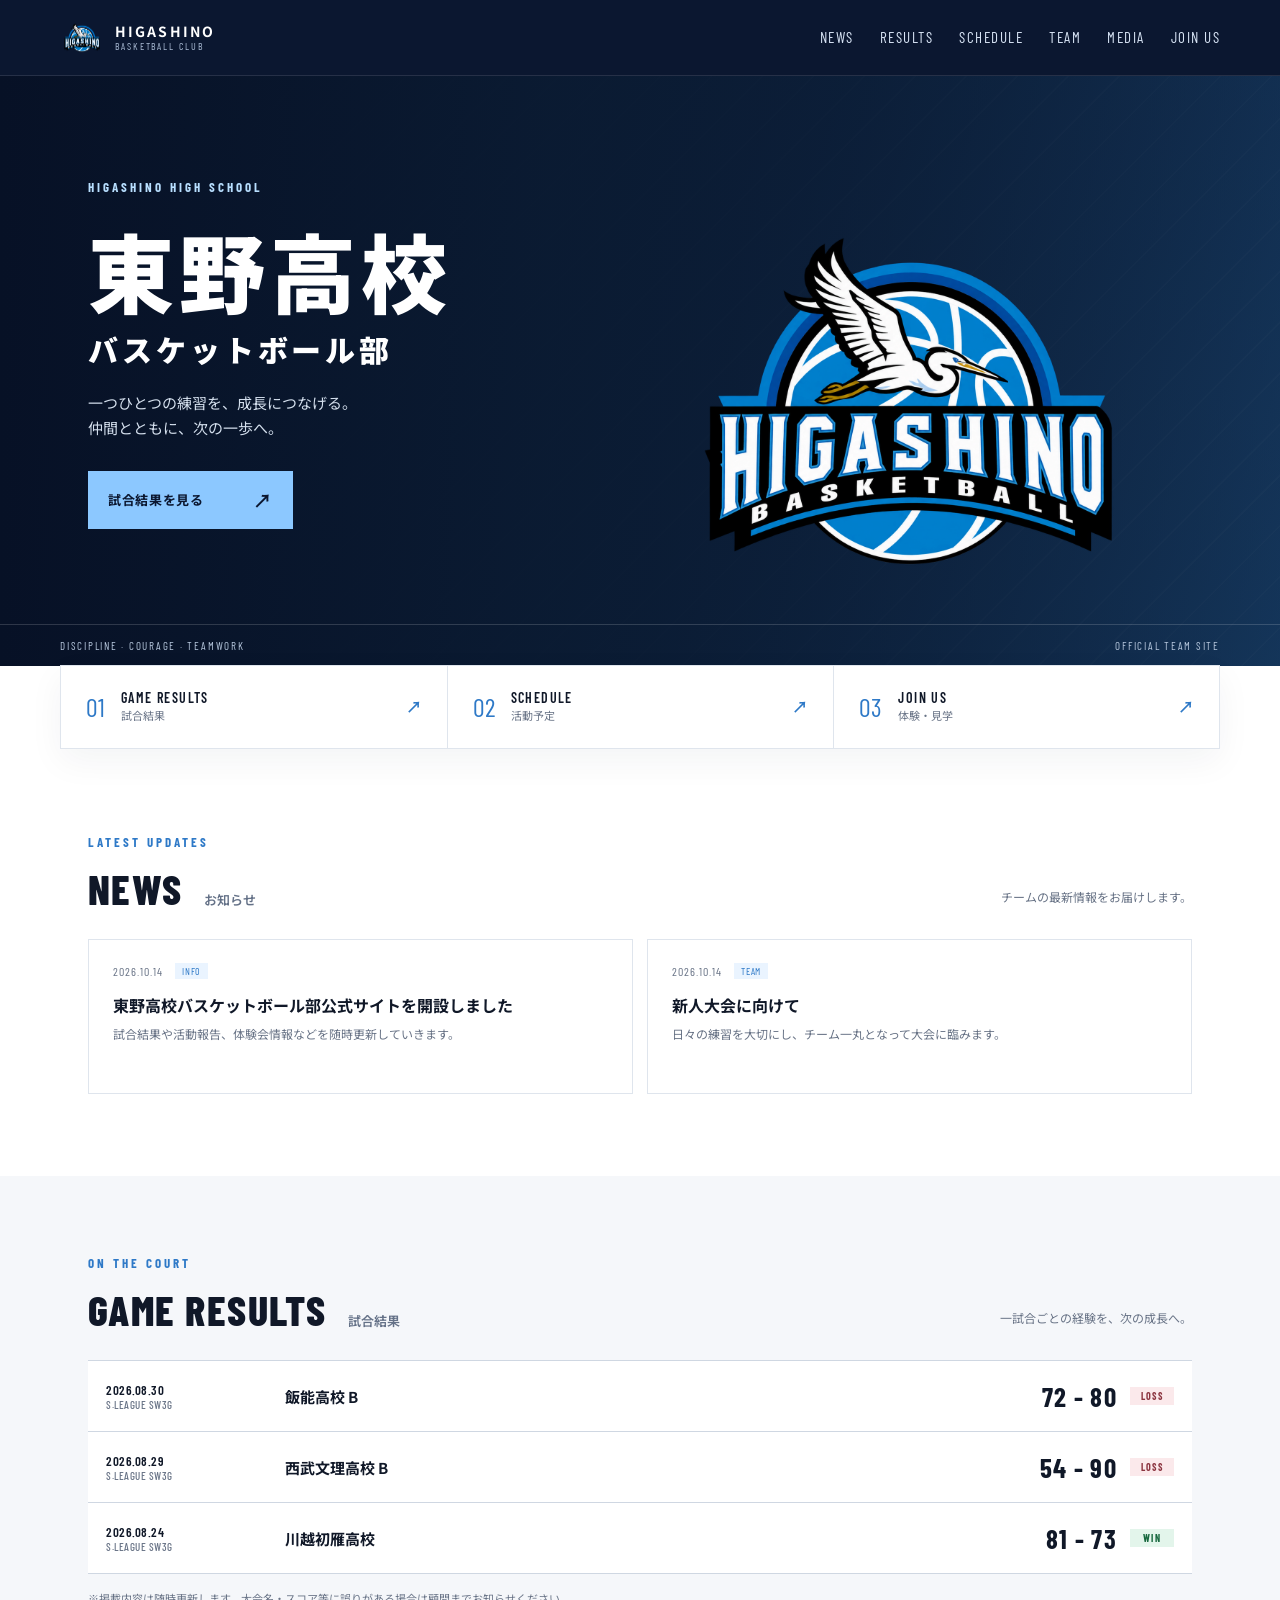
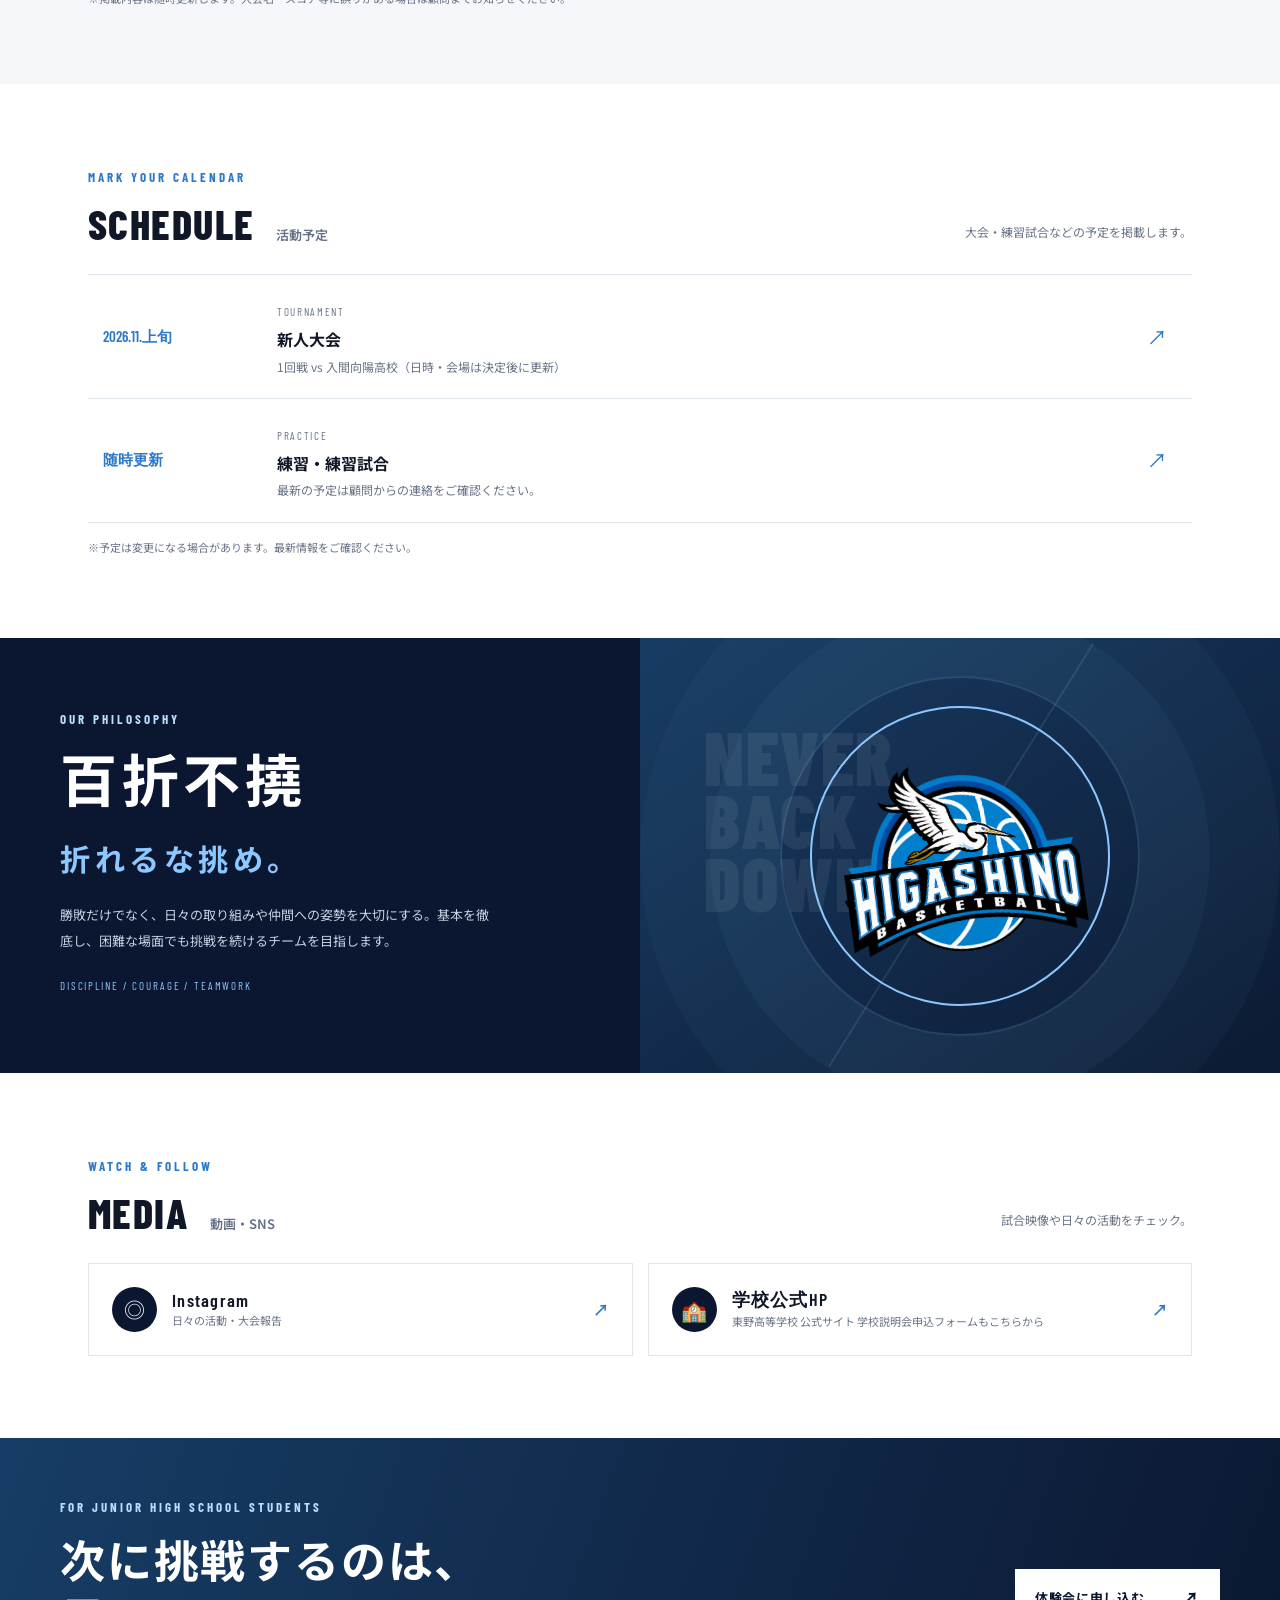
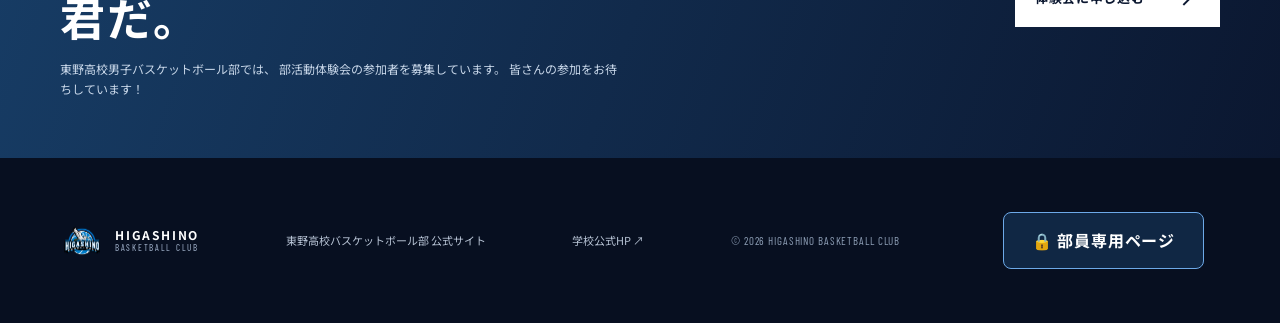
<file: index.html>
<!doctype html>
<html lang="ja">
<head>
  <meta charset="utf-8">
  <meta name="viewport" content="width=device-width, initial-scale=1">
  <meta name="theme-color" content="#0b1730">
  <meta name="description" content="東野高校バスケットボール部の公式サイト。試合結果、活動報告、活動予定、部活動体験会などを掲載します。">
  <title>東野高校バスケットボール部 | 公式サイト</title>
  <link rel="stylesheet" href="styles.css">
</head>
<body>
<header class="site-header">
  <a class="brand" href="#home" aria-label="トップページ">
 <img class="brand-emblem" src="東野エンブレム.png" alt="東野高校バスケットボール部エンブレム">
 <span><strong>HIGASHINO</strong><small>BASKETBALL CLUB</small></span>
  </a>
  <button class="menu-toggle" id="menuToggle" aria-label="メニューを開く" aria-expanded="false">☰</button>
  <nav id="mainNav" aria-label="メインメニュー">
    <a href="#news">NEWS</a><a href="#results">RESULTS</a><a href="#schedule">SCHEDULE</a><a href="#team">TEAM</a><a href="#media">MEDIA</a><a href="#join">JOIN US</a>
  </nav>
</header>

  <main>
    <section class="hero" id="home">
      <div class="hero-overlay"></div>
      <div class="hero-content">
        <p class="eyebrow">HIGASHINO HIGH SCHOOL</p>
        <p class="hero-kicker"> </p>
        <h1>東野高校<span>バスケットボール部</span></h1>
        <p class="hero-copy">一つひとつの練習を、成長につなげる。<br>仲間とともに、次の一歩へ。</p>
        <a class="button button-primary" href="#results">試合結果を見る <span>↗</span></a>
      </div>
      <div class="hero-stamp">
　　　<img class="brand-emblem" src="東野エンブレム.png" alt="東野高校バスケットボール部エンブレム">　　
</div>
      <div class="hero-bottom"><span>DISCIPLINE · COURAGE · TEAMWORK</span><span>OFFICIAL TEAM SITE</span></div>
    </section>

    <section class="quick-links" aria-label="主要コンテンツ">
      <a href="#results"><span class="quick-number">01</span><span><strong>GAME RESULTS</strong><small>試合結果</small></span><b>↗</b></a>
      <a href="#schedule"><span class="quick-number">02</span><span><strong>SCHEDULE</strong><small>活動予定</small></span><b>↗</b></a>
      <a href="#join"><span class="quick-number">03</span><span><strong>JOIN US</strong><small>体験・見学</small></span><b>↗</b></a>
    </section>

    <section class="section" id="news">
      <div class="section-heading"><div><p class="eyebrow blue">LATEST UPDATES</p><h2>NEWS <span>お知らせ</span></h2></div><p class="section-note">チームの最新情報をお届けします。</p></div>
      <div class="news-grid" id="newsList"></div>
    </section>

    <section class="results-section" id="results">
      <div class="section results-inner">
        <div class="section-heading"><div><p class="eyebrow blue">ON THE COURT</p><h2>GAME RESULTS <span>試合結果</span></h2></div><p class="section-note">一試合ごとの経験を、次の成長へ。</p></div>
        <div class="results-list" id="resultsList"></div>
        <p class="data-note">※掲載内容は随時更新します。大会名・スコア等に誤りがある場合は顧問までお知らせください。</p>
      </div>
    </section>

    <section class="section" id="schedule">
      <div class="section-heading"><div><p class="eyebrow blue">MARK YOUR CALENDAR</p><h2>SCHEDULE <span>活動予定</span></h2></div><p class="section-note">大会・練習試合などの予定を掲載します。</p></div>
      <div class="schedule-list" id="scheduleList"></div>
      <p class="data-note">※予定は変更になる場合があります。最新情報をご確認ください。</p>
    </section>

    <section class="team-section" id="team">
      <div class="team-copy"><p class="eyebrow">OUR PHILOSOPHY</p><h2>百折不撓<br><span>折れるな挑め。</span></h2><p>勝敗だけでなく、日々の取り組みや仲間への姿勢を大切にする。基本を徹底し、困難な場面でも挑戦を続けるチームを目指します。</p><p class="team-motto">DISCIPLINE / COURAGE / TEAMWORK</p></div>
      <div class="team-visual"><div class="court-lines"></div><div class="team-big-type">NEVER<br>BACK<br>DOWN.</div><div class="team-circle">
  <img src="東野エンブレム.png" alt="東野高校バスケットボール部エンブレム">
</div>
    </section>

    <section class="section" id="media">
      <div class="section-heading"><div><p class="eyebrow blue">WATCH & FOLLOW</p><h2>MEDIA <span>動画・SNS</span></h2></div><p class="section-note">試合映像や日々の活動をチェック。</p></div>

<div class="media-cards">
  <a class="media-card" id="instagramLink" href="#" target="_blank" rel="noopener">
    <span class="media-icon">◎</span>
    <span><strong>Instagram</strong><small>日々の活動・大会報告</small></span>
    <b>↗</b>
  </a>

  <a class="media-card" id="schoolLink" href="https://eishin.ac/" target="_blank" rel="noopener noreferrer">
    <span class="media-icon">🏫</span>
    <span><strong>学校公式HP</strong><small>東野高等学校 公式サイト 学校説明会申込フォームもこちらから</small></span>
    <b>↗</b>
  </a>
</div>

 </section>


<section class="join-section" id="join">
  <div>
    <p class="eyebrow">FOR JUNIOR HIGH SCHOOL STUDENTS</p>
    <h2>次に挑戦するのは、<br>君だ。</h2>
    <p>
      東野高校男子バスケットボール部では、
      部活動体験会の参加者を募集しています。
      皆さんの参加をお待ちしています！
    </p>
  </div>

  <a
    class="button button-light"
    id="experienceLink"
    href="https://forms.gle/dcEuaqewwdvwBt9p8"
    target="_blank"
    rel="noopener noreferrer"
  >
    体験会に申し込む <span>↗</span>
  </a>
</section>

  </main>

<footer class="site-footer">
  <a class="brand footer-brand" href="#home">
    <img class="brand-emblem" src="東野エンブレム.png" alt="東野高校バスケットボール部エンブレム">
    <span><strong>HIGASHINO</strong><small>BASKETBALL CLUB</small></span>
  </a>
  <p>東野高校バスケットボール部 公式サイト</p>
  <p>
    <a href="https://eishin.ac/" target="_blank" rel="noopener noreferrer">
      学校公式HP ↗
    </a>
  </p>
  <small>© <span id="year"></span> HIGASHINO BASKETBALL CLUB</small>

<div style="text-align: center; padding: 24px 16px;">
  <a href="members.html" style="
    display: inline-block;
    padding: 14px 28px;
    background: #102744;
    color: #ffffff;
    text-decoration: none;
    font-weight: bold;
    border: 1px solid #6da9e8;
    border-radius: 8px;
    letter-spacing: 0.05em;
  ">🔒 部員専用ページ</a>
</div>

</footer>
  <script src="content.js"></script>
  <script src="sheet-config.js"></script>
  <script src="script.js"></script>
</body>
</html>
</file>
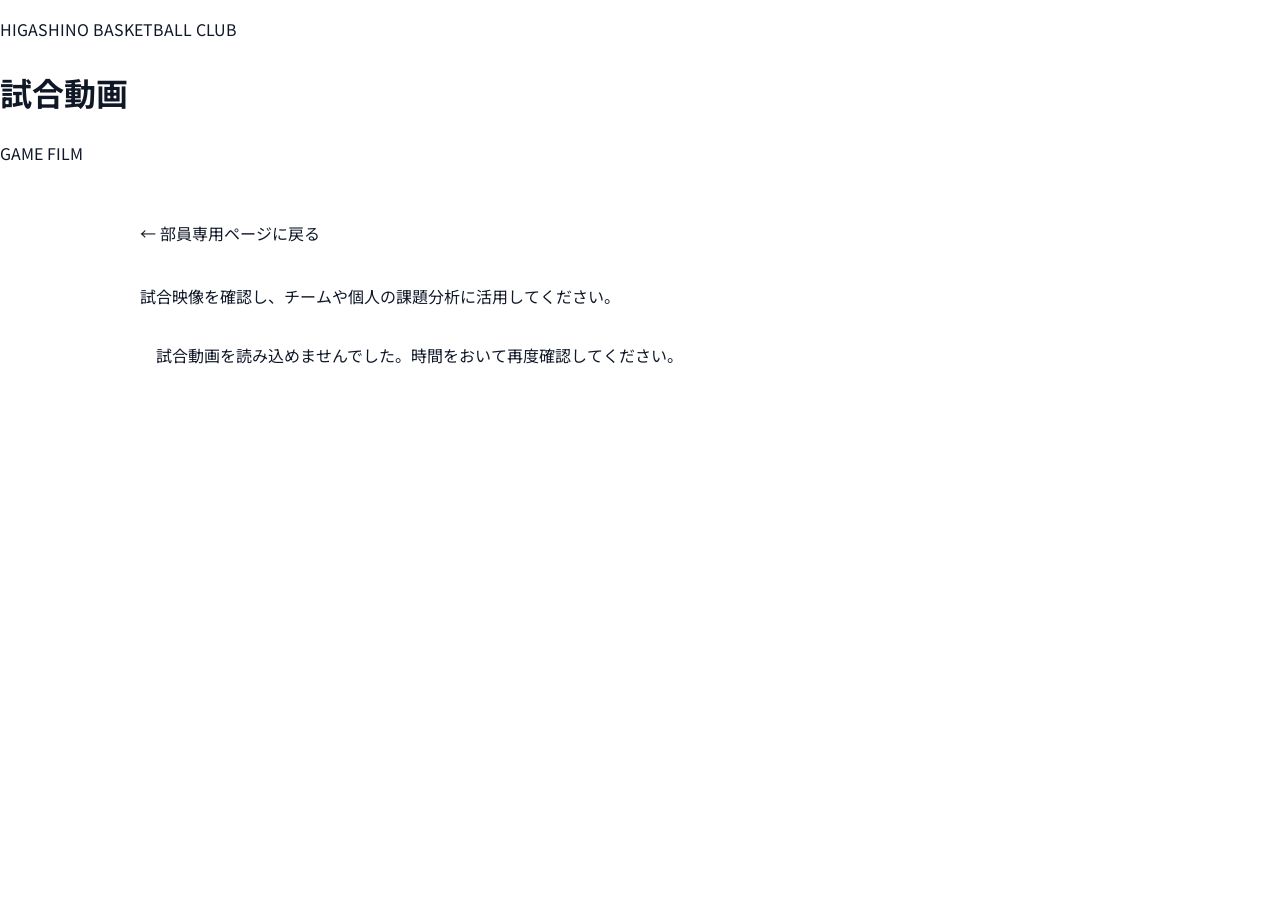
<file: games.html>
<!DOCTYPE html>
<html lang="ja">
<head>
  <meta charset="UTF-8">
  <meta name="viewport" content="width=device-width, initial-scale=1">
  <title>試合動画 | HIGASHINO BASKETBALL CLUB</title>
  <link rel="stylesheet" href="styles.css">
  <style>
    .games-page {
      width: min(1000px, 92%);
      margin: 32px auto;
    }
    .game-card {
      background: white;
      padding: 20px;
      margin: 20px 0;
      border-radius: 12px;
      box-shadow: 0 4px 18px #10274412;
    }
    .game-card h2 {
      margin-top: 0;
      font-size: 20px;
    }
    .game-card iframe {
      display: block;
      width: 100%;
      max-width: 800px;
      aspect-ratio: 16 / 9;
      height: auto;
      margin: 16px auto;
      border: 0;
    }
    .back-link {
      display: inline-block;
      margin: 20px 0;
    }
    .status-message {
      padding: 16px;
      background: white;
      border-radius: 8px;
    }
  </style>
</head>
<body>
  <header>
    <p>HIGASHINO BASKETBALL CLUB</p>
    <h1>試合動画</h1>
    <p>GAME FILM</p>
  </header>

  <main class="games-page">
    <a class="back-link" href="members.html">← 部員専用ページに戻る</a>
    <p>試合映像を確認し、チームや個人の課題分析に活用してください。</p>

    <div id="gamesList" class="status-message">
      試合動画を読み込んでいます。
    </div>
  </main>

  <script src="sheet-config.js"></script>
  <script>
    const csvUrl = window.SHEET_FEEDS?.games;
    const list = document.getElementById("gamesList");

    function parseCSV(text) {
      const rows = [];
      let row = [];
      let cell = "";
      let quoted = false;

      for (let i = 0; i < text.length; i++) {
        const char = text[i];

        if (char === '"') {
          if (quoted && text[i + 1] === '"') {
            cell += '"';
            i++;
          } else {
            quoted = !quoted;
          }
        } else if (char === "," && !quoted) {
          row.push(cell);
          cell = "";
        } else if ((char === "\n" || char === "\r") && !quoted) {
          if (char === "\r" && text[i + 1] === "\n") i++;
          row.push(cell);
          if (row.some(value => value.trim() !== "")) rows.push(row);
          row = [];
          cell = "";
        } else {
          cell += char;
        }
      }

      row.push(cell);
      if (row.some(value => value.trim() !== "")) rows.push(row);

      if (!rows.length) return [];

      const headers = rows.shift().map(value => value.trim().replace(/^\uFEFF/, ""));
      return rows.map(values => {
        const item = {};
        headers.forEach((header, index) => {
          item[header] = (values[index] || "").trim();
        });
        return item;
      });
    }

    function escapeHTML(value) {
      return String(value).replace(/[&<>"']/g, char => ({
        "&": "&amp;",
        "<": "&lt;",
        ">": "&gt;",
        '"': "&quot;",
        "'": "&#39;"
      })[char]);
    }

    function getPlaylistId(url) {
      try {
        const parsed = new URL(url);
        if (parsed.hostname !== "youtube.com" &&
            parsed.hostname !== "www.youtube.com" &&
            parsed.hostname !== "m.youtube.com") return "";
        return parsed.searchParams.get("list") || "";
      } catch {
        return "";
      }
    }

    async function loadGames() {
      if (!csvUrl) {
        list.textContent = "試合動画のデータ設定がまだありません。";
        return;
      }

      try {
        const response = await fetch(csvUrl);
        if (!response.ok) throw new Error("CSVを取得できませんでした。");

        const items = parseCSV(await response.text());
        const games = items.map(item => ({
          date: item["試合日"] || item["日付"] || "",
          opponent: item["対戦相手"] || "",
          score: item["スコア"] || "",
          url: item["プレイリストURL"] || "",
          description: item["説明"] || ""
        })).filter(game => game.date && getPlaylistId(game.url));

        if (!games.length) {
          list.textContent = "表示できる試合動画がありません。スプレッドシートの入力内容を確認してください。";
          return;
        }

        list.className = "";
        list.innerHTML = games.map(game => {
          const playlistId = getPlaylistId(game.url);
          const title = [game.date, game.opponent].filter(Boolean).join("｜");
          const scoreText = game.score ? `<p><strong>スコア：${escapeHTML(game.score)}</strong></p>` : "";

          return `
            <article class="game-card">
              <h2>${escapeHTML(title)}</h2>
              ${scoreText}
              <p>${escapeHTML(game.description)}</p>
              <iframe
                src="https://www.youtube-nocookie.com/embed/videoseries?list=${encodeURIComponent(playlistId)}"
                title="${escapeHTML(title)}"
                loading="lazy"
                allow="accelerometer; autoplay; clipboard-write; encrypted-media; gyroscope; picture-in-picture; web-share"
                referrerpolicy="strict-origin-when-cross-origin"
                allowfullscreen>
              </iframe>
              <p><a href="${escapeHTML(game.url)}" target="_blank" rel="noopener noreferrer">YouTubeで開く ↗</a></p>
            </article>
          `;
        }).join("");
      } catch (error) {
        list.textContent = "試合動画を読み込めませんでした。時間をおいて再度確認してください。";
      }
    }

    loadGames();
  </script>
</body>
</html>
</file>
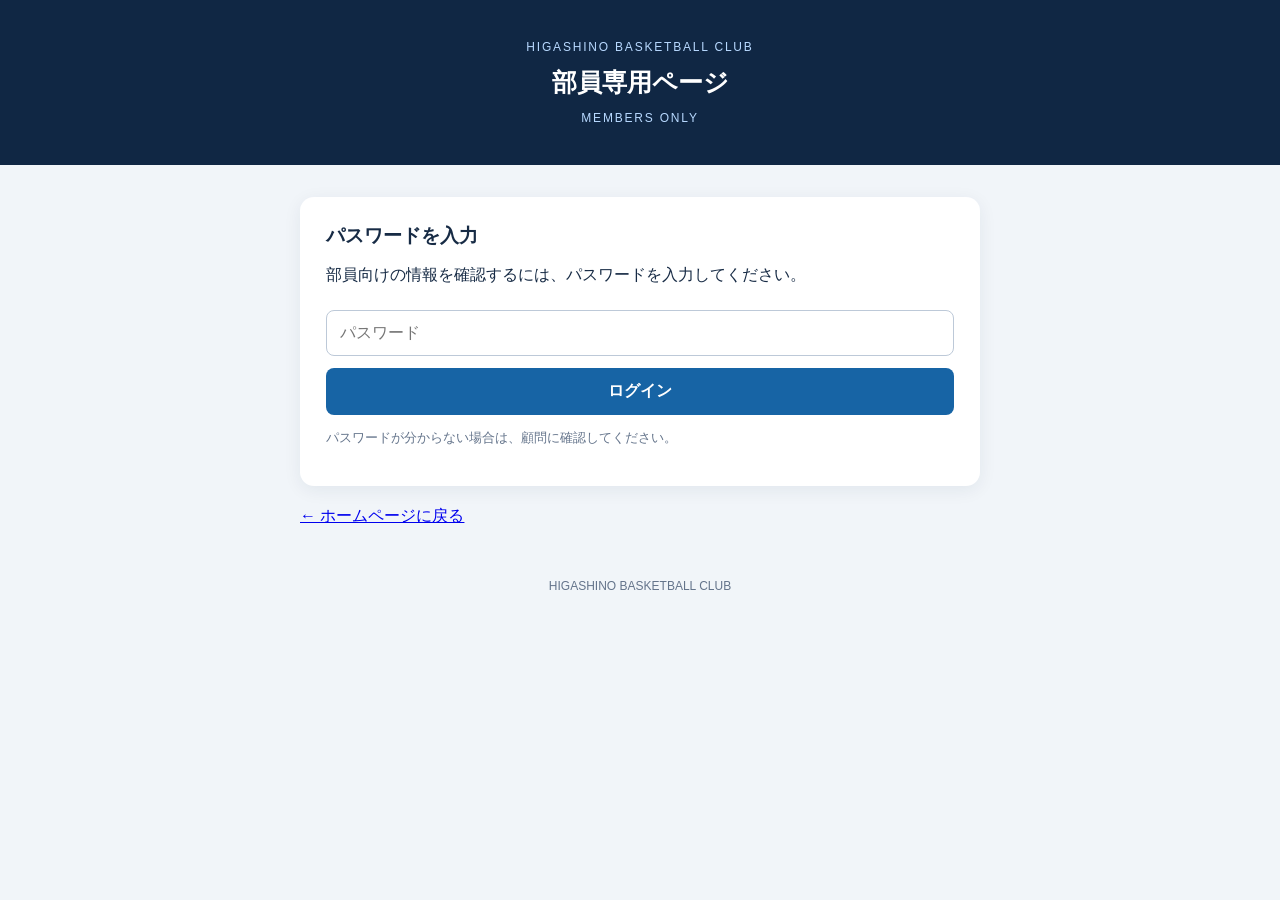
<file: members.html>
<!DOCTYPE html>
<html lang="ja">
<head>
  <meta charset="UTF-8">
  <meta name="viewport" content="width=device-width, initial-scale=1">
  <title>部員専用ページ | HIGASHINO BASKETBALL CLUB</title>
  <style>
    * { box-sizing: border-box; }

    body {
      margin: 0;
      font-family: Arial, "Noto Sans JP", sans-serif;
      background: #f1f5f9;
      color: #172b45;
    }

    header {
      background: #102744;
      color: white;
      padding: 28px 20px;
      text-align: center;
    }

    header p {
      color: #b8d9ff;
      letter-spacing: .15em;
      font-size: 12px;
    }

    main {
      width: min(680px, 92%);
      margin: 32px auto;
    }

    .panel {
      background: white;
      border-radius: 14px;
      padding: 26px;
      box-shadow: 0 4px 18px #10274412;
      margin-bottom: 20px;
    }

    h1 { font-size: 25px; margin: 0; }
    h2 { font-size: 19px; margin-top: 0; }

    input, button {
      width: 100%;
      padding: 13px;
      font-size: 16px;
      border-radius: 8px;
    }

    input {
      border: 1px solid #bdc9d8;
      margin: 8px 0 12px;
    }

    button {
      border: 0;
      background: #1764a5;
      color: white;
      font-weight: bold;
      cursor: pointer;
    }

    .links {
      display: grid;
      gap: 12px;
    }

    .link-button {
      display: block;
      padding: 17px;
      border-radius: 9px;
      background: #102744;
      color: white;
      text-decoration: none;
      font-weight: bold;
    }

    .link-button span {
      display: block;
      color: #b8d9ff;
      font-size: 12px;
      margin-top: 5px;
      font-weight: normal;
    }

    .notice { color: #64748b; font-size: 13px; }
    .error { color: #c62828; font-size: 14px; }
    .hidden { display: none; }
    
/* 部員へのお知らせ */
.members-news {
  margin-top: 28px;
}

.members-news-item {
  background: #ffffff;
  border: 1px solid #d6e3f0;
  border-left: 5px solid #1764a5;
  border-radius: 10px;
  padding: 16px;
  margin-bottom: 12px;
  box-shadow: 0 2px 6px #1027440a;
}

.members-news-meta {
  color: #64748b;
  font-size: 12px;
  margin: 0 0 8px;
}

.members-news-item h3 {
  font-size: 16px;
  margin: 0 0 8px;
  color: #102744;
}
    /* 新着マーク */
.news-new-badge {
  display: inline-block;
  margin-left: 8px;
  padding: 3px 7px;
  border-radius: 4px;
  background: #dc2626;
  color: #ffffff;
  font-size: 10px;
  font-weight: bold;
  line-height: 1.4;
  vertical-align: middle;
}

.members-news-text {
  font-size: 14px;
  line-height: 1.7;
  margin: 0;
  white-space: pre-wrap;
  overflow-wrap: anywhere;
}


    footer {
      text-align: center;
      padding: 20px;
      color: #64748b;
      font-size: 12px;
    }
  </style>
</head>
<body>
  <header>
    <p>HIGASHINO BASKETBALL CLUB</p>
    <h1>部員専用ページ</h1>
    <p>MEMBERS ONLY</p>
  </header>

  <main>
    <section class="panel" id="loginPanel">
      
      <h2>パスワードを入力</h2>
      <p>部員向けの情報を確認するには、パスワードを入力してください。</p>
      <form id="loginForm">
        <input
          type="password"
          id="password"
          placeholder="パスワード"
          autocomplete="current-password"
          required
        >
        <button type="submit">ログイン</button>
      </form>
      <p id="errorMessage" class="error" role="alert"></p>
      <p class="notice">パスワードが分からない場合は、顧問に確認してください。</p>
    </section>

    <section class="panel hidden" id="membersPanel">
      <h2>部員メニュー</h2>
      

       <!-- 部員へのお知らせ -->
      <div id="membersNews" class="members-news">
        <h2>📢 部員へのお知らせ</h2>
        <p>顧問からの連絡を確認してください。</p>

        <div id="membersNewsList" aria-live="polite">
          <p>お知らせを読み込んでいます...</p>
        </div>


      <div class="links">
        <a class="link-button" href="#" data-link="rules">
          📘 部則
          <span>部活動のルール・約束</span>
        </a>
    <a class="link-button" href="schedule.html" data-link="schedule">
          📅 日程表
          <span>練習・大会・集合時間</span>
        </a>
        <a class="link-button" href="videos.html" data-link="practice">
  🎥 練習動画
  <span>練習メニュー・参考映像</span>
</a>
        <a class="link-button" href="games.html" data-link="games">
          🏀 試合動画
          <span>試合映像・振り返り</span>
        </a>
        <a class="link-button" href="stats.html" data-link="stats">
  📊 スタッツ
  <span>選手別・試合別のスタッツ分析</span>
</a>
      </div>

      <p class="notice">リンク先は、顧問が設定した資料・動画を開きます。</p>


     
        <button type="button" id="showAllNewsButton" hidden>
          お知らせ一覧
        </button>
      </div>


      <button type="button" id="logoutButton">ログアウト</button>
    </section>

    <div id="rulesContent" class="panel hidden">
  <h2>盈進学園東野高等学校男女バスケットボール部</h2>
  <h3>～ 入部誓約書 ～</h3>

  <p>◆ 大人として、当たり前のことを徹底できる人間に成長をすること。</p>
  <p>◆ 社会に出て通用する人材を目指し、人間力の向上に努めること。</p>

  <h3>入部条件</h3>
  <ol>
    <li>部活動を休まず、引退まで継続して向上意欲をもって取り組める者</li>
    <li>身の回りで支えてくれている人に、礼儀正しく挨拶や感謝ができる者</li>
    <li>指導の対象となるような言動は慎み、周囲に気を配ることができる者</li>
    <li>試験2週間前～1週間前にバスケットボール部で行う自主学習会に出席できる者</li>
  </ol>

  <h3>公式戦ベンチ入りについて</h3>
  <ol>
    <li>部活動としてのすべての活動に積極的に参加をしている者</li>
    <li>練習の中でチームのために貢献をしようと行動している者</li>
  </ol>

  <p class="notice">
    ※ 以上の項目を満たしていても、人数の関係でベンチに入れない場合もある。
  </p>

  <button type="button" id="backToMenuButton">メニューに戻る</button>
</div>

    <p><a href="index.html">← ホームページに戻る</a></p>
  </main>

  <footer>HIGASHINO BASKETBALL CLUB</footer>

  <script>
    // 簡易的な閲覧制限です。ソースコードから確認できるため、
    // 機密情報や重要な個人情報の保護には使用しないでください。
    const CLUB_PASSWORD = "MT1985";

    const loginPanel = document.getElementById("loginPanel");
    const membersPanel = document.getElementById("membersPanel");
    const errorMessage = document.getElementById("errorMessage");

  
    // ログイン状態を10分間維持する
    const LOGIN_KEY = "higashinoMembersLogin";
    const LOGIN_DURATION = 10 * 60 * 1000;

    function showMembersPage() {
      loginPanel.classList.add("hidden");
      membersPanel.classList.remove("hidden");
      errorMessage.textContent = "";
    }

    function checkLoginStatus() {
      const loginTime = Number(localStorage.getItem(LOGIN_KEY));

      if (loginTime && Date.now() - loginTime < LOGIN_DURATION) {
        showMembersPage();
      } else {
        localStorage.removeItem(LOGIN_KEY);
        membersPanel.classList.add("hidden");
        loginPanel.classList.remove("hidden");
      }
    }

    document.getElementById("loginForm").addEventListener("submit", function(event) {
      event.preventDefault();

      if (document.getElementById("password").value === CLUB_PASSWORD) {
        localStorage.setItem(LOGIN_KEY, String(Date.now()));
        showMembersPage();
        document.getElementById("password").value = "";
      } else {
        errorMessage.textContent = "パスワードが違います。もう一度入力してください。";
      }
    });

    // ページを開いたときにログイン状態を確認
    checkLoginStatus();

   
document.getElementById("logoutButton").addEventListener("click", function() {
  localStorage.removeItem(LOGIN_KEY);
  membersPanel.classList.add("hidden");
  loginPanel.classList.remove("hidden");
  document.getElementById("password").value = "";
  errorMessage.textContent = "";
});


    // リンク先は、設定後に有効になります。
 
const memberLinks = {
  rules: "",
  schedule: "",
  practice: "",
  games: ""
};


document.querySelectorAll("[data-link]").forEach(function(link) {
  link.addEventListener("click", function(event) {
    if (link.dataset.link === "rules") {
      event.preventDefault();
      document.getElementById("membersPanel").classList.add("hidden");
      document.getElementById("rulesContent").classList.remove("hidden");
    } else if (
  link.dataset.link !== "schedule" &&
  link.dataset.link !== "practice" &&
  link.dataset.link !== "games" &&
link.dataset.link !== "stats"
) {
      event.preventDefault();
      alert("このリンクはまだ設定されていません。顧問に確認してください。");
    }
  });
});


document.getElementById("backToMenuButton").addEventListener("click", function() {
  document.getElementById("rulesContent").classList.add("hidden");
  document.getElementById("membersPanel").classList.remove("hidden");
});

    // 部員へのお知らせ（Googleスプレッドシート連携）
    const MEMBERS_NEWS_CSV_URL = "https://docs.google.com/spreadsheets/d/e/2PACX-1vTZ_nakqrddbpZxuToiz8HK3qABNr39m1NmqHjgJXrkxjg4biUtWPqxpXLhwgsdK-MVb8yoZh6xhCLf/pub?gid=0&single=true&output=csv";

    const newsList = document.getElementById("membersNewsList");
    const showAllNewsButton = document.getElementById("showAllNewsButton");

    let allMembersNews = [];
    let showAllMembersNews = false;

    function parseNewsCSV(csv) {
      const rows = [];
      let row = [];
      let field = "";
      let inQuotes = false;

      for (let i = 0; i < csv.length; i++) {
        const char = csv[i];
        const next = csv[i + 1];

        if (char === '"' && inQuotes && next === '"') {
          field += '"';
          i++;
        } else if (char === '"') {
          inQuotes = !inQuotes;
        } else if (char === "," && !inQuotes) {
          row.push(field);
          field = "";
        } else if ((char === "\n" || char === "\r") && !inQuotes) {
          if (char === "\r" && next === "\n") i++;
          row.push(field);
          rows.push(row);
          row = [];
          field = "";
        } else {
          field += char;
        }
      }

      if (field !== "" || row.length > 0) {
        row.push(field);
        rows.push(row);
      }

      if (rows.length < 2) return [];

      const headers = rows.shift().map(value => value.trim());

      return rows
        .filter(row => row.some(value => value.trim() !== ""))
        .map(row => {
          const item = {};
          headers.forEach((header, index) => {
            item[header] = (row[index] || "").trim();
          });
          return item;
        });
    }

    function renderMembersNews() {
      const visibleNews = showAllMembersNews
        ? allMembersNews
        : allMembersNews.slice(0, 5);

      newsList.replaceChildren();

      if (visibleNews.length === 0) {
        newsList.textContent = "現在、お知らせはありません。";
      } else {
        visibleNews.forEach(item => {
          const article = document.createElement("article");
          article.className = "members-news-item";

          const meta = document.createElement("p");
          meta.className = "members-news-meta";
          meta.textContent = [item.date, item.category]
            .filter(Boolean)
            .join(" ｜ ");

          
const title = document.createElement("h3");
title.textContent = item.title || "お知らせ";

// 投稿日から7日以内ならNEWを表示
if (item.date) {
  const postDate = new Date(item.date + "T00:00:00");
  const today = new Date();
  today.setHours(0, 0, 0, 0);

  const daysAgo = Math.floor(
    (today - postDate) / (1000 * 60 * 60 * 24)
  );

  if (daysAgo >= 0 && daysAgo < 7) {
    const badge = document.createElement("span");
    badge.className = "news-new-badge";
    badge.textContent = "NEW";
    title.appendChild(badge);
  }
}

const body = document.createElement("p");

          body.className = "members-news-text";
          body.textContent = item.text || "";

          article.append(meta, title, body);
          newsList.appendChild(article);
        });
      }

      showAllNewsButton.hidden =
        allMembersNews.length <= 5 || showAllMembersNews;

      showAllNewsButton.textContent = "お知らせ一覧";
    }

    async function loadMembersNews() {
      try {
        const response = await fetch(MEMBERS_NEWS_CSV_URL);

        if (!response.ok) {
          throw new Error("CSVの取得に失敗しました");
        }

        const csv = await response.text();
        allMembersNews = parseNewsCSV(csv)
          .filter(item => item.show.toUpperCase() === "TRUE")
          .sort((a, b) => b.date.localeCompare(a.date));

        renderMembersNews();
      } catch (error) {
        newsList.textContent =
          "お知らせを読み込めませんでした。時間をおいて再度確認してください。";
        showAllNewsButton.hidden = true;
        console.error("部員向けお知らせの読み込みエラー:", error);
      }
    }

    showAllNewsButton.addEventListener("click", function() {
      showAllMembersNews = true;
      renderMembersNews();
    });

    loadMembersNews();

  </script>
</body>
</html>
</file>
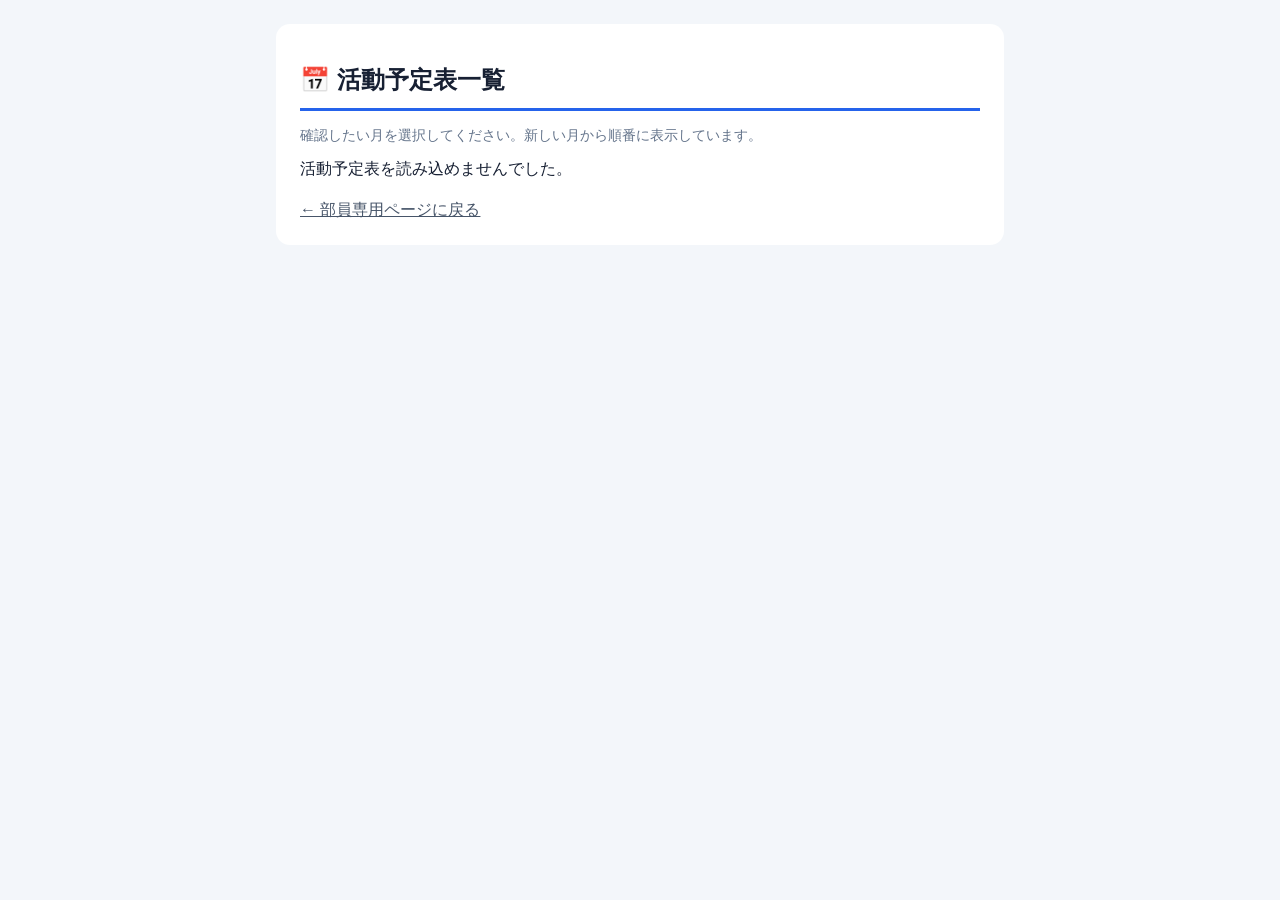
<file: schedule.html>
<!DOCTYPE html>
<html lang="ja">
<head>
  <meta charset="UTF-8">
  <meta name="viewport" content="width=device-width, initial-scale=1">
  <title>活動予定表一覧 | 東野高校バスケットボール部</title>
  <style>
    body {
      margin: 0;
      padding: 24px 16px;
      font-family: sans-serif;
      background: #f3f6fa;
      color: #172033;
    }
    main {
      max-width: 680px;
      margin: 0 auto;
      background: #fff;
      padding: 24px;
      border-radius: 14px;
    }
    h1 {
      font-size: 24px;
      border-bottom: 3px solid #2563eb;
      padding-bottom: 12px;
    }
    .note {
      color: #64748b;
      font-size: 14px;
    }
    .schedule-link {
      display: block;
      margin: 12px 0;
      padding: 16px;
      border: 1px solid #dbe3ee;
      border-radius: 10px;
      color: #1d4ed8;
      text-decoration: none;
      font-weight: bold;
    }
    .schedule-link:hover {
      background: #eff6ff;
    }
    .back {
      display: inline-block;
      margin-top: 20px;
      color: #475569;
    }
  </style>
</head>
<body>
  <main>
    <h1>📅 活動予定表一覧</h1>
    <p class="note">確認したい月を選択してください。新しい月から順番に表示しています。</p>

<div id="scheduleList">
  <p>活動予定表を読み込んでいます...</p>
</div>

    <a class="back" href="members.html">← 部員専用ページに戻る</a>
  </main>
  <script src="sheet-config.js"></script>
<script>
(async function () {
  const list = document.getElementById("scheduleList");
  const url = window.SHEET_FEEDS?.membersSchedule;

  if (!list) return;

  if (!url) {
    list.textContent = "活動予定表の読み込み設定がありません。";
    return;
  }

  try {
    const response = await fetch(url);
    if (!response.ok) throw new Error("CSVの読み込みに失敗しました");

    const csv = await response.text();

    function parseCSV(text) {
      const rows = [];
      let row = [];
      let value = "";
      let quoted = false;

      for (let i = 0; i < text.length; i++) {
        const char = text[i];

        if (char === '"' && quoted && text[i + 1] === '"') {
          value += '"';
          i++;
        } else if (char === '"') {
          quoted = !quoted;
        } else if (char === "," && !quoted) {
          row.push(value.trim());
          value = "";
        } else if ((char === "\n" || char === "\r") && !quoted) {
          if (char === "\r" && text[i + 1] === "\n") i++;
          row.push(value.trim());
          if (row.some(cell => cell !== "")) rows.push(row);
          row = [];
          value = "";
        } else {
          value += char;
        }
      }

      row.push(value.trim());
      if (row.some(cell => cell !== "")) rows.push(row);
      return rows;
    }

    const rows = parseCSV(csv);
    list.replaceChildren();

    rows.slice(1).forEach(row => {
      const title = row[0];
      const link = row[1];

      if (!title || !link) return;

      const a = document.createElement("a");
      a.className = "schedule-link";
      a.href = link;
      a.target = "_blank";
      a.rel = "noopener noreferrer";
      a.textContent = title + " ↗";
      list.appendChild(a);
    });

    if (!list.children.length) {
      list.textContent = "表示できる活動予定表がありません。";
    }
  } catch (error) {
    console.error(error);
    list.textContent = "活動予定表を読み込めませんでした。";
  }
})();
</script>
</body>
</html>
</file>
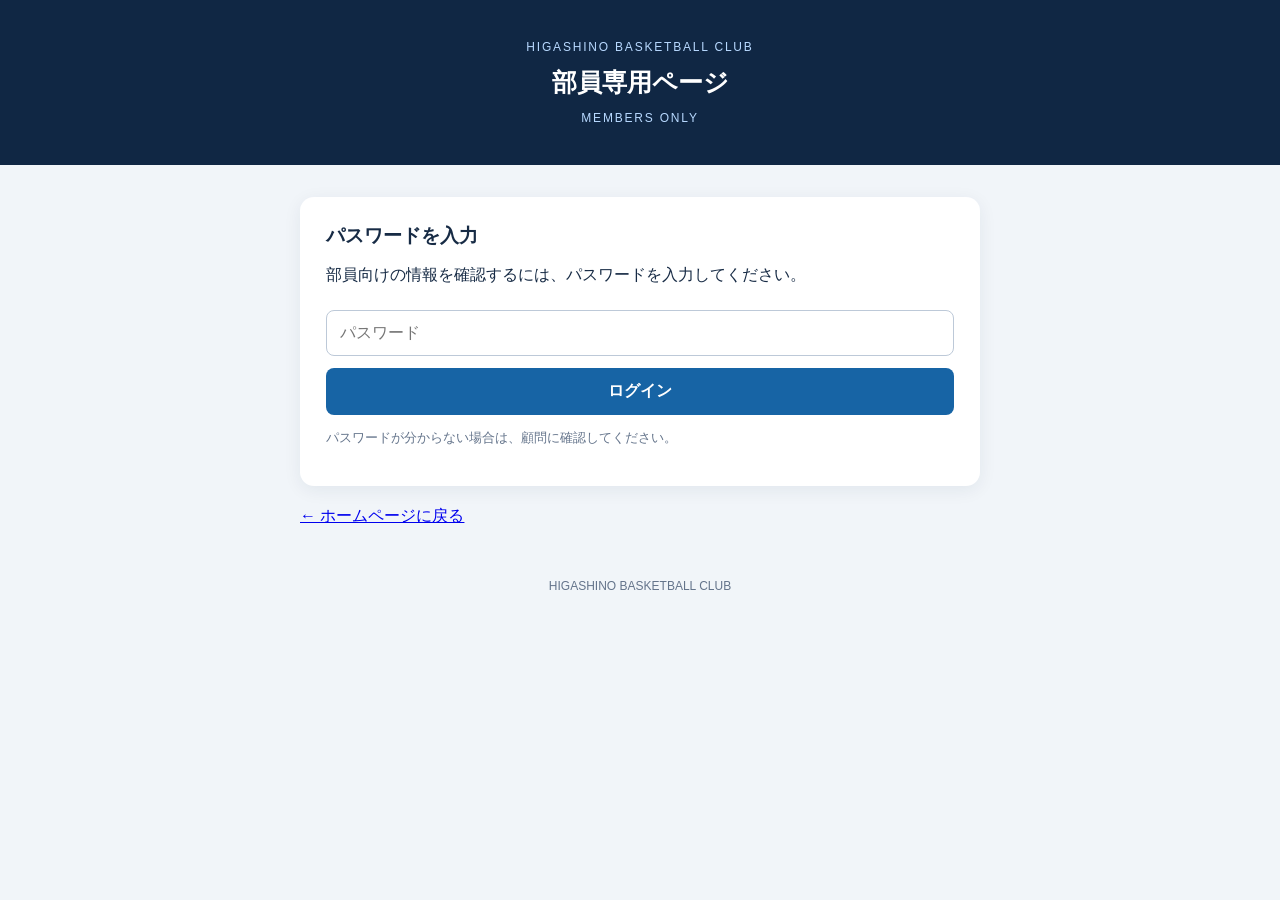
<file: stats.html>
<!DOCTYPE html>
<html lang="ja">
<head>
<meta charset="UTF-8">
<meta name="viewport" content="width=device-width, initial-scale=1">
<title>STATS DASHBOARD | HIGASHINO BASKETBALL</title>

<style>
:root {
  --bg: #071426;
  --panel: #10243b;
  --panel2: #163858;
  --line: #29415b;
  --blue: #75c8ff;
  --white: #f4f8fc;
  --muted: #a9bdd2;
}

* { box-sizing: border-box; }

body {
  margin: 0;
  padding: 25px 16px 50px;
  background: var(--bg);
  color: var(--white);
  font-family: Arial, "Noto Sans JP", sans-serif;
}

.container {
  max-width: 1100px;
  margin: auto;
}

/* ヘッダー */
header {
  display: flex;
  justify-content: space-between;
  align-items: center;
  flex-wrap: wrap;
  gap: 15px;
  margin-bottom: 35px;
}

.logo {
  color: var(--blue);
  font-size: 13px;
  font-weight: bold;
  letter-spacing: 3px;
}

h1 {
  font-size: clamp(30px, 5vw, 46px);
  margin: 8px 0;
  letter-spacing: 1px;
}

.team-name {
  color: var(--muted);
  font-size: 13px;
  letter-spacing: 2px;
}

.back-link {
  color: white;
  background: var(--panel2);
  border: 1px solid #376184;
  border-radius: 8px;
  padding: 11px 16px;
  text-decoration: none;
  font-size: 13px;
}

/* トップ画面 */
.page-title {
  color: var(--blue);
  font-size: 18px;
  margin: 30px 0 15px;
  letter-spacing: 1px;
}

.summary-grid {
  display: grid;
  grid-template-columns: repeat(3, 1fr);
  gap: 15px;
}

.summary-card {
  background: linear-gradient(145deg, #163858, #10243b);
  border: 1px solid var(--line);
  border-radius: 13px;
  padding: 22px;
  min-height: 125px;
}

.summary-label {
  color: var(--muted);
  font-size: 13px;
}

.summary-value {
  font-size: 34px;
  font-weight: bold;
  margin-top: 12px;
  color: white;
}

.summary-unit {
  font-size: 13px;
  color: var(--muted);
  margin-left: 5px;
}

/* メニューカード */
.menu-grid {
  display: grid;
  grid-template-columns: repeat(2, 1fr);
  gap: 16px;
  margin-top: 15px;
}

.menu-card {
  display: block;
  text-align: left;
  background: var(--panel);
  border: 1px solid var(--line);
  border-radius: 13px;
  padding: 23px;
  color: white;
  cursor: pointer;
  transition: 0.2s;
  min-height: 125px;
}

.menu-card:hover {
  background: var(--panel2);
  border-color: var(--blue);
  transform: translateY(-3px);
}

.menu-number {
  color: var(--blue);
  font-size: 12px;
  letter-spacing: 2px;
  margin-bottom: 12px;
}

.menu-name {
  font-size: 19px;
  font-weight: bold;
  margin-bottom: 8px;
}

.menu-description {
  color: var(--muted);
  font-size: 13px;
}

.arrow {
  float: right;
  color: var(--blue);
  font-size: 22px;
}

/* 詳細画面 */
.detail-page {
  display: none;
}

.detail-page.active {
  display: block;
}

.home-page.hidden {
  display: none;
}

.section-header {
  display: flex;
  justify-content: space-between;
  align-items: center;
  flex-wrap: wrap;
  gap: 12px;
  margin-bottom: 20px;
}

.section-header h2 {
  color: var(--blue);
  font-size: 23px;
  margin: 0;
}

.home-button {
  background: var(--panel2);
  color: white;
  border: 1px solid #376184;
  border-radius: 8px;
  padding: 10px 15px;
  cursor: pointer;
}

.controls {
  display: flex;
  gap: 10px;
  flex-wrap: wrap;
  margin: 15px 0;
}

select {
  background: var(--panel);
  color: white;
  border: 1px solid #38516c;
  border-radius: 8px;
  padding: 11px;
  min-width: 180px;
}

.table-wrap {
  overflow-x: auto;
  background: var(--panel);
  border: 1px solid var(--line);
  border-radius: 10px;
  margin: 15px 0 25px;
}

table {
  border-collapse: collapse;
  width: 100%;
  min-width: 650px;
}

th, td {
  padding: 12px;
  text-align: center;
  border-bottom: 1px solid var(--line);
  white-space: nowrap;
  font-size: 13px;
}

th {
  background: var(--panel2);
  color: var(--blue);
}

tbody tr:hover {
  background: #18334f;
}

.status {
  color: var(--muted);
  font-size: 12px;
  margin-top: 30px;
}

.player-cards {
  display: grid;
  grid-template-columns: repeat(auto-fit, minmax(130px, 1fr));
  gap: 10px;
  margin: 15px 0;
}

.player-stat {
  background: var(--panel);
  border: 1px solid var(--line);
  border-radius: 10px;
  padding: 15px;
}

.player-stat small {
  color: var(--muted);
}

.player-stat strong {
  display: block;
  font-size: 25px;
  margin-top: 7px;
}
/* 試合一覧のクリック */
#gamesTable tbody tr {
  cursor: pointer;
  transition: 0.2s;
}

#gamesTable tbody tr:hover {
  background: #245078;
}

#gamesTable tbody tr.selected {
  background: #245078;
  outline: 1px solid var(--blue);
}

/* 試合詳細 */
#gameDetail {
  border-top: 2px solid var(--blue);
  padding-top: 25px;
}

#gameDetailTitle {
  color: var(--blue);
}

.game-detail-card {
  background: linear-gradient(145deg, #163858, #10243b);
  border: 1px solid var(--line);
  border-radius: 10px;
  padding: 17px;
}

.game-detail-card small {
  color: var(--muted);
  font-size: 12px;
}

.game-detail-card strong {
  display: block;
  font-size: 25px;
  margin-top: 7px;
}

.game-detail-note {
  color: var(--muted);
  font-size: 12px;
  margin: 10px 0;
}
@media(max-width: 650px) {
  body { padding: 18px 12px 35px; }

  .summary-grid {
    grid-template-columns: 1fr;
  }

  .summary-card {
    min-height: 100px;
  }

  .menu-grid {
    grid-template-columns: 1fr;
  }

  .menu-card {
    min-height: 110px;
  }
}
</style>
</head>

<body>

<div class="container">

<header>
  <div>
    <div class="logo">HIGASHINO BASKETBALL</div>
    <h1>STATS DASHBOARD</h1>
    <div class="team-name">HIGASHINO HIGH SCHOOL</div>
  </div>

  <a href="members.html" class="back-link">← 会員ページ</a>
</header>

<!-- トップ画面 -->
<div id="homePage" class="home-page">

  <div class="page-title">TEAM OVERVIEW</div>

  <div class="summary-grid">

    <div class="summary-card">
      <div class="summary-label">試合数 / GAMES</div>
      <div class="summary-value" id="totalGames">--</div>
    </div>

    <div class="summary-card">
      <div class="summary-label">平均得点 / AVG POINTS</div>
      <div class="summary-value" id="avgPoints">--</div>
    </div>

    <div class="summary-card">
      <div class="summary-label">勝率 / WIN RATE</div>
      <div class="summary-value" id="winRate">--</div>
    </div>

  </div>

  <div class="page-title">MENU</div>

  <div class="menu-grid">

    <button class="menu-card" onclick="openPage('playersPage')">
      <div class="menu-number">01 / PLAYER</div>
      <div class="menu-name">
        選手別スタッツ <span class="arrow">›</span>
      </div>
      <div class="menu-description">
        得点・リバウンド・アシストなど
      </div>
    </button>

    <button class="menu-card" onclick="openPage('gamesPage')">
      <div class="menu-number">02 / GAME</div>
      <div class="menu-name">
        試合別スタッツ <span class="arrow">›</span>
      </div>
      <div class="menu-description">
        試合ごとのチーム成績
      </div>
    </button>

    <button class="menu-card" onclick="openPage('rankingPage')">
      <div class="menu-number">03 / RANKING</div>
      <div class="menu-name">
        ランキング <span class="arrow">›</span>
      </div>
      <div class="menu-description">
        得点・リバウンド等の順位
      </div>
    </button>

    <button class="menu-card" onclick="openPage('analysisPage')">
      <div class="menu-number">04 / ANALYSIS</div>
      <div class="menu-name">
        推移・分析 <span class="arrow">›</span>
      </div>
      <div class="menu-description">
        選手やチームの成長を確認
      </div>
    </button>

  </div>
</div>

<!-- 選手別スタッツ -->
<section id="playersPage" class="detail-page">
  <div class="section-header">
    <h2>PLAYER STATS</h2>
    <button class="home-button" onclick="goHome()">← TOP</button>
  </div>

  <div class="controls">
    <select id="playerSelect">
      <option value="">選手を選択してください</option>
    </select>
  </div>

  <div id="playerSummary" class="player-cards"></div>

  <h3>試合ごとの成績</h3>
  <div class="table-wrap">
    <table id="playerTable"></table>
  </div>
</section>

<!-- 試合別スタッツ -->
<section id="gamesPage" class="detail-page">
  <div class="section-header">
    <h2>GAME STATS</h2>
    <button class="home-button" onclick="goHome()">← TOP</button>
  </div>

  <div class="table-wrap">
    <table id="gamesTable"></table>
  </div>

  <!-- 選択した試合の詳細 -->
  <div id="gameDetail" style="display:none; margin-top:30px;">

    <div class="section-header">
      <h2 id="gameDetailTitle">GAME DETAIL</h2>
    </div>

    <div id="gameDetailSummary" class="player-cards"></div>

    <h3>TEAM BOX SCORE</h3>
    <div class="table-wrap">
      <table id="gameDetailTable"></table>
    </div>

  </div>
</section>

<!-- ランキング -->
<section id="rankingPage" class="detail-page">
  <div class="section-header">
    <h2>PLAYER RANKING</h2>
    <button class="home-button" onclick="goHome()">← TOP</button>
  </div>

  <div class="controls">
    <select id="rankMetric">
      <option value="PTS平均">平均得点</option>
      <option value="PTS合計">総得点</option>
      <option value="REB">リバウンド</option>
      <option value="AST">アシスト</option>
      <option value="STL">スティール</option>
      <option value="BLK">ブロック</option>
      <option value="EFF平均">平均EFF</option>
      <option value="FG%">FG%</option>
      <option value="3P%">3P%</option>
      <option value="FT%">FT%</option>
    </select>
  </div>

  <div class="table-wrap">
    <table id="rankingTable"></table>
  </div>
</section>

<!-- 推移・分析 -->
<section id="analysisPage" class="detail-page">
  <div class="section-header">
    <h2>PERFORMANCE ANALYSIS</h2>
    <button class="home-button" onclick="goHome()">← TOP</button>
  </div>

  <h3>チーム得点の推移</h3>
  <div class="table-wrap">
    <table id="trendTable"></table>
  </div>

  <h3>選手別パフォーマンス推移</h3>
  <div class="controls">
    <select id="trendPlayer">
      <option value="">選手を選択してください</option>
    </select>
  </div>

  <div class="table-wrap">
    <table id="trendPlayerTable"></table>
  </div>
</section>

<p id="status" class="status">データを読み込んでいます...</p>

</div>

<script>

// Googleスプレッドシート CSV URL
const CSV = {
  season: "https://docs.google.com/spreadsheets/d/e/2PACX-1vRf7cKFzw5iX_Ux4YfmwMlIQ9cxFdFqsbr-emJF_cuqMJPkI7nwg3qh2_0pCLv8OA/pub?gid=730056898&single=true&output=csv",

  individual: "https://docs.google.com/spreadsheets/d/e/2PACX-1vRf7cKFzw5iX_Ux4YfmwMlIQ9cxFdFqsbr-emJF_cuqMJPkI7nwg3qh2_0pCLv8OA/pub?gid=577494274&single=true&output=csv",

  games: "https://docs.google.com/spreadsheets/d/e/2PACX-1vRf7cKFzw5iX_Ux4YfmwMlIQ9cxFdFqsbr-emJF_cuqMJPkI7nwg3qh2_0pCLv8OA/pub?gid=579539540&single=true&output=csv"
};

// ログイン確認
const loginTime = Number(localStorage.getItem("higashinoMembersLogin"));

if (!loginTime || Date.now() - loginTime > 10 * 60 * 1000) {
  localStorage.removeItem("higashinoMembersLogin");
  location.href = "members.html";
}

let seasonRows = [];
let individualRows = [];
let gameRows = [];

const $ = id => document.getElementById(id);

const num = v => {
  const n = Number(String(v ?? "").replace(/,/g, "").replace("%", ""));
  return Number.isFinite(n) ? n : 0;
};

const pct = v => {
  if (v === "" || v == null) return "—";
  const n = num(v);
  return String(v).includes("%")
    ? n + "%"
    : (n <= 1 ? n * 100 : n).toFixed(1) + "%";
};

// 画面切り替え
function openPage(id) {
  $("homePage").classList.add("hidden");

  document.querySelectorAll(".detail-page").forEach(p => {
    p.classList.remove("active");
  });

  $(id).classList.add("active");
  window.scrollTo(0, 0);
}

function goHome() {
  document.querySelectorAll(".detail-page").forEach(p => {
    p.classList.remove("active");
  });

  $("homePage").classList.remove("hidden");
  window.scrollTo(0, 0);
}

// CSV解析
function parseCSV(text) {
  const out = [];
  let row = [], cell = "", q = false;

  for (let i = 0; i < text.length; i++) {
    const c = text[i];

    if (c === '"') {
      if (q && text[i + 1] === '"') {
        cell += '"';
        i++;
      } else {
        q = !q;
      }
    } else if (c === ',' && !q) {
      row.push(cell);
      cell = "";
    } else if ((c === '\n' || c === '\r') && !q) {
      if (c === '\r' && text[i + 1] === '\n') i++;
      row.push(cell);
      if (row.some(x => x.trim())) out.push(row);
      row = [];
      cell = "";
    } else {
      cell += c;
    }
  }

  row.push(cell);
  if (row.some(x => x.trim())) out.push(row);

  return out;
}

function objects(rows) {
  if (!rows.length) return [];

  const headers = rows[0].map(x =>
    x.trim().replace(/^\uFEFF/, "")
  );

  return rows.slice(1)
    .map(r => Object.fromEntries(
      headers.map((h, i) => [h, (r[i] ?? "").trim()])
    ))
    .filter(o => Object.values(o).some(v => v !== ""));
}

async function fetchSheet(url) {
  const res = await fetch(url + "&cache=" + Date.now());

  if (!res.ok) throw new Error("CSV取得エラー");

  const text = await res.text();

  if (text.trim().startsWith("<")) {
    throw new Error("CSV公開設定を確認してください");
  }

  return objects(parseCSV(text));
}

// 表作成
function makeTable(id, headers, rows) {
  const target = $(id);
  target.innerHTML = "";

  if (!rows.length) {
    target.innerHTML =
      '<tbody><tr><td>データがありません</td></tr></tbody>';
    return;
  }

  const thead = document.createElement("thead");
  const tr = document.createElement("tr");

  headers.forEach(h => {
    const th = document.createElement("th");
    th.textContent = h;
    tr.appendChild(th);
  });

  thead.appendChild(tr);
  target.appendChild(thead);

  const tbody = document.createElement("tbody");

  rows.forEach(row => {
    const tr = document.createElement("tr");

    row.forEach(v => {
      const td = document.createElement("td");
      td.textContent = v === "" || v == null ? "—" : v;
      tr.appendChild(td);
    });

    tbody.appendChild(tr);
  });

  target.appendChild(tbody);
}

// チーム成績
function renderTeam() {
  const played = gameRows.filter(g =>
    g["対戦相手"] &&
    (g["東野得点"] !== "" || g["相手得点"] !== "")
  );

  let wins = 0;
  let totalPoints = 0;

  played.forEach(g => {
    const a = num(g["東野得点"]);
    const b = num(g["相手得点"]);

    totalPoints += a;
    if (a > b) wins++;
  });

  $("totalGames").textContent = played.length;

  $("avgPoints").textContent =
    played.length ? (totalPoints / played.length).toFixed(1) : "--";

  $("winRate").textContent =
    played.length ? (wins / played.length * 100).toFixed(1) + "%" : "--";
}

// 選手選択欄
function setupPlayers() {
  const names = [
    ...new Set(seasonRows.map(r => r["選手名"]).filter(Boolean))
  ];

  ["playerSelect", "trendPlayer"].forEach(id => {
    $(id).innerHTML =
      '<option value="">選手を選択してください</option>' +
      names.map(n =>
        `<option value="${n.replace(/&/g, "&amp;").replace(/"/g, "&quot;")}">${n}</option>`
      ).join("");
  });
}


// 選手別スタッツ
// 選手別スタッツ
function renderPlayer() {
  const name = $("playerSelect").value;

  $("playerSummary").innerHTML = "";

  if (!name) {
    makeTable("playerTable", [], []);
    return;
  }

  // 選択した選手の試合データ
  const rows = individualRows.filter(r => r["選手名"] === name);
  const games = rows.length;

  if (games > 0) {
    // 累計値
    const total = key =>
      rows.reduce((sum, r) => sum + num(r[key]), 0);

    // 1試合平均
    const average = key =>
      (total(key) / games).toFixed(1);

    const metrics = [
      {
        title: "TOTAL STATS｜累計",
        items: [
          ["出場試合", games],
          ["総得点", total("PTS")],
          ["総REB", total("REB")],
          ["総AST", total("AST")],
          ["総STL", total("STL")],
          ["総BLK", total("BLK")],
          ["総TO", total("TO")],
          ["総EFF", total("EFF")]
        ]
      },
      {
        title: "AVERAGE STATS｜1試合平均",
        items: [
          ["平均得点", average("PTS")],
          ["平均REB", average("REB")],
          ["平均AST", average("AST")],
          ["平均STL", average("STL")],
          ["平均BLK", average("BLK")],
          ["平均TO", average("TO")],
          ["平均EFF", average("EFF")]
        ]
      }
    ];

    // 累計・平均の表示
    $("playerSummary").innerHTML = metrics.map(group => `
      <div style="grid-column:1/-1; color:var(--blue); font-weight:bold; margin-top:12px;">
        ${group.title}
      </div>
      ${group.items.map(m => `
        <div class="player-stat">
          <small>${m[0]}</small>
          <strong>${m[1]}</strong>
        </div>
      `).join("")}
    `).join("");
  }

  // 試合ごとの成績
  makeTable(
    "playerTable",
    ["日付", "対戦相手", "PTS", "REB", "AST", "STL", "BLK", "TO", "FG%", "3P%", "FT%", "EFF"],
    rows.map(r => [
      r["試合日"], r["対戦相手"], r["PTS"], r["REB"],
      r["AST"], r["STL"], r["BLK"], r["TO"],
      pct(r["FG%"]), pct(r["3P%"]), pct(r["FT%"]), r["EFF"]
    ])
  );
}


// 試合別スタッツ
// 試合別スタッツ
// 試合別スタッツ
function renderGames() {
  const target = $("gamesTable");
  target.innerHTML = "";

  const rows = gameRows.filter(g => g["対戦相手"]);

  $("gameDetail").style.display = "none";

  const headers = [
    "日付", "大会", "対戦相手",
    "東野得点", "相手得点", "結果", "詳細"
  ];

  const thead = document.createElement("thead");
  const headRow = document.createElement("tr");

  headers.forEach(h => {
    const th = document.createElement("th");
    th.textContent = h;
    headRow.appendChild(th);
  });

  thead.appendChild(headRow);
  target.appendChild(thead);

  const tbody = document.createElement("tbody");

  rows.forEach(g => {
    const tr = document.createElement("tr");

    const a = num(g["東野得点"]);
    const b = num(g["相手得点"]);

    const result = a > b ? "WIN" : a < b ? "LOSE" : "DRAW";

    const values = [
      g["試合日"],
      g["大会名"],
      g["対戦相手"],
      g["東野得点"],
      g["相手得点"],
      result,
      "詳細を見る ›"
    ];

    values.forEach(v => {
      const td = document.createElement("td");
      td.textContent = v || "—";
      tr.appendChild(td);
    });

    // ここが試合をクリックしたときの処理
    tr.style.cursor = "pointer";

    tr.addEventListener("click", function() {
      document.querySelectorAll("#gamesTable tbody tr")
        .forEach(row => row.classList.remove("selected"));

      tr.classList.add("selected");

      renderGameDetail(g);
    });

    tbody.appendChild(tr);
  });

  target.appendChild(tbody);
}

// 試合詳細表示
function renderGameDetail(g) {
  const detail = $("gameDetail");
  detail.style.display = "block";

  const rows = individualRows.filter(r =>
    String(r["試合日"]).trim() === String(g["試合日"]).trim() &&
    String(r["対戦相手"]).trim() === String(g["対戦相手"]).trim()
  );

  const a = num(g["東野得点"]);
  const b = num(g["相手得点"]);
  const result = a > b ? "WIN" : a < b ? "LOSE" : "DRAW";

  $("gameDetailTitle").textContent =
    g["試合日"] + "  " + g["対戦相手"];

  $("gameDetailSummary").innerHTML = `
    <div class="player-stat">
      <small>東野得点</small>
      <strong>${a}</strong>
    </div>
    <div class="player-stat">
      <small>相手得点</small>
      <strong>${b}</strong>
    </div>
    <div class="player-stat">
      <small>RESULT</small>
      <strong>${result}</strong>
    </div>
  `;

  makeTable(
    "gameDetailTable",
    ["選手", "背番号", "PTS", "REB", "AST", "STL", "BLK", "TO", "FG%", "3P%", "FT%", "EFF"],
    rows.map(r => [
      r["選手名"], r["背番号"], r["PTS"], r["REB"],
      r["AST"], r["STL"], r["BLK"], r["TO"],
      pct(r["FG%"]), pct(r["3P%"]), pct(r["FT%"]), r["EFF"]
    ])
  );
}
// ランキング
function renderRanking() {
  const metric = $("rankMetric").value;

  const sorted = seasonRows
    .filter(r => r["選手名"])
    .slice()
    .sort((a, b) => num(b[metric]) - num(a[metric]));

  makeTable(
    "rankingTable",
    ["順位", "選手", "背番号", "出場", "PTS平均", "REB", "AST", "STL", "BLK", "EFF平均", "選択項目"],
    sorted.map((r, i) => [
      i + 1, r["選手名"], r["背番号"], r["GP"],
      r["PTS平均"], r["REB"], r["AST"], r["STL"],
      r["BLK"], r["EFF平均"],
      ["FG%", "3P%", "FT%"].includes(metric) ? pct(r[metric]) : r[metric]
    ])
  );
}

// チーム得点の推移
function renderTrend() {
  const rows = gameRows.filter(g => g["対戦相手"]);

  makeTable(
    "trendTable",
    ["日付", "対戦相手", "東野得点", "相手得点", "得失点差"],
    rows.map(g => [
      g["試合日"],
      g["対戦相手"],
      g["東野得点"],
      g["相手得点"],
      num(g["東野得点"]) - num(g["相手得点"])
    ])
  );
}

// 選手別パフォーマンス推移
function renderPlayerTrend() {
  const name = $("trendPlayer").value;

  if (!name) {
    makeTable("trendPlayerTable", [], []);
    return;
  }

  const rows = individualRows.filter(r => r["選手名"] === name);

  makeTable(
    "trendPlayerTable",
    ["日付", "対戦相手", "PTS", "REB", "AST", "STL", "BLK", "EFF"],
    rows.map(r => [
      r["試合日"], r["対戦相手"], r["PTS"],
      r["REB"], r["AST"], r["STL"], r["BLK"], r["EFF"]
    ])
  );
}

// イベント
$("playerSelect").addEventListener("change", renderPlayer);
$("rankMetric").addEventListener("change", renderRanking);
$("trendPlayer").addEventListener("change", renderPlayerTrend);

// 初期読み込み
(async function init() {
  try {
    [seasonRows, individualRows, gameRows] = await Promise.all([
      fetchSheet(CSV.season),
      fetchSheet(CSV.individual),
      fetchSheet(CSV.games)
    ]);

    setupPlayers();
    renderTeam();
    renderGames();
    renderRanking();
    renderTrend();

    $("status").textContent =
      `データ更新完了｜選手 ${seasonRows.length}名・個人成績 ${individualRows.length}件・試合 ${gameRows.length}件`;

  } catch (e) {
    $("status").textContent =
      "データを読み込めませんでした：" + e.message +
      "。スプレッドシートの公開設定を確認してください。";

    console.error(e);
  }
})();

</script>
</body>
</html>
</file>
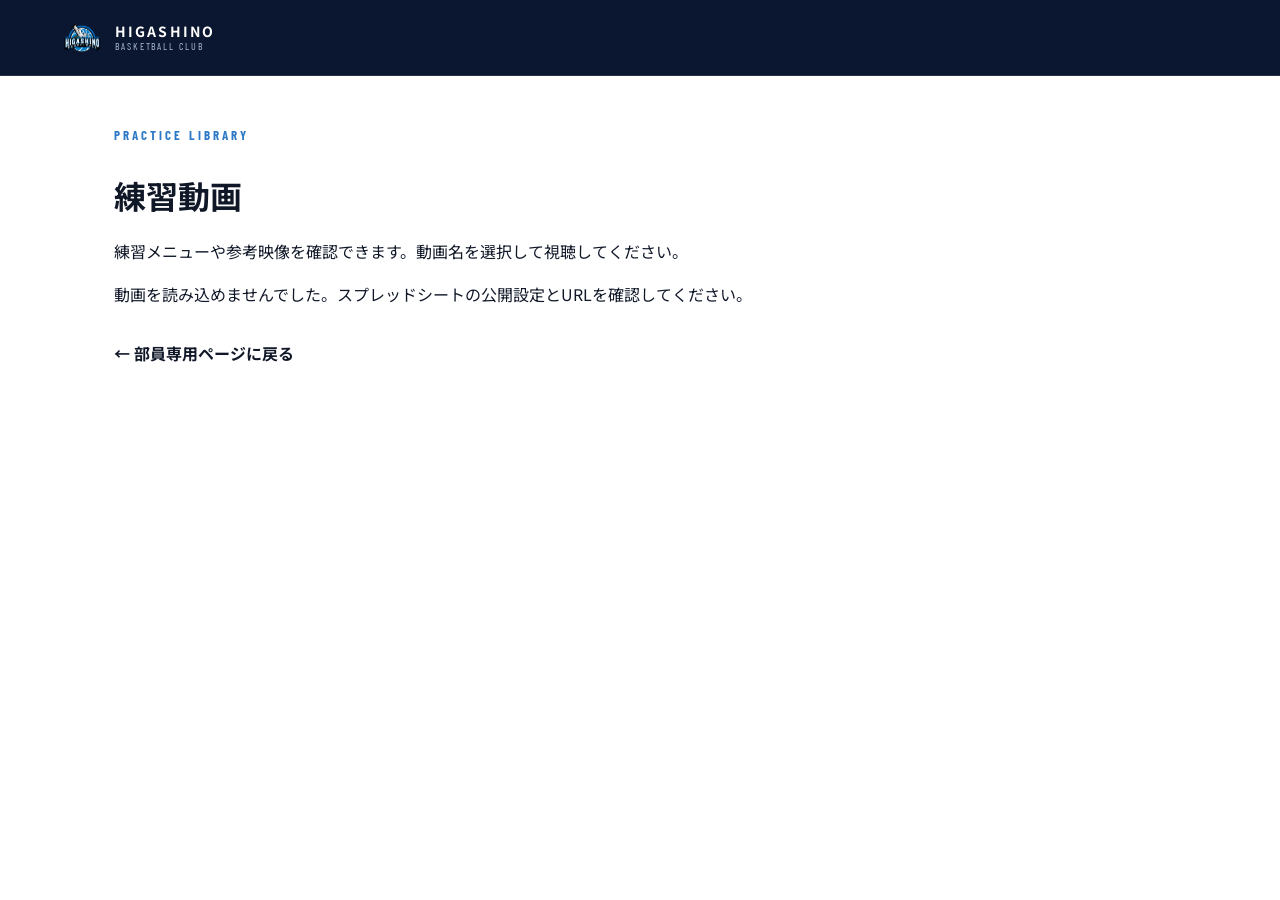
<file: videos.html>
<!doctype html>
<html lang="ja">
<head>
  <meta charset="utf-8">
  <meta name="viewport" content="width=device-width, initial-scale=1">
  <meta name="theme-color" content="#0b1730">
  <meta name="description" content="東野高校バスケットボール部の部員向け練習動画一覧です。">
  <title>練習動画 | 東野高校バスケットボール部</title>
  <link rel="stylesheet" href="styles.css">
  <style>
    .videos-page {
      max-width: 1100px;
      margin: 0 auto;
      padding: 48px 24px 72px;
    }
    .videos-page h1 {
      margin-bottom: 12px;
    }
    .video-category {
      margin-top: 36px;
    }
    .video-category h2 {
      margin-bottom: 16px;
      font-size: 1.3rem;
    }
    .video-list {
      display: grid;
      grid-template-columns: repeat(auto-fit, minmax(240px, 1fr));
      gap: 16px;
    }
    .video-item {
      padding: 20px;
      border: 1px solid rgba(109, 169, 232, 0.4);
      border-radius: 12px;
      background: rgba(16, 39, 68, 0.05);
    }
    .video-item h3 {
      margin: 0 0 10px;
    }
    .video-item p {
      line-height: 1.7;
    }
    .video-item a {
      display: inline-block;
      margin-top: 8px;
      font-weight: bold;
      color: #2466a8;
    }
    .back-link {
      display: inline-block;
      margin-top: 32px;
      font-weight: bold;
    }
  </style>
</head>
<body>
  <header class="site-header">
    <a class="brand" href="members.html">
      <img class="brand-emblem" src="東野エンブレム.png" alt="東野高校バスケットボール部エンブレム">
      <span><strong>HIGASHINO</strong><small>BASKETBALL CLUB</small></span>
    </a>
  </header>

  <main class="videos-page">
    <p class="eyebrow blue">PRACTICE LIBRARY</p>
    <h1>練習動画</h1>
    <p>練習メニューや参考映像を確認できます。動画名を選択して視聴してください。</p>

    <div id="videoMessage" role="status">動画を読み込んでいます。</div>
    <div id="videoCategories"></div>

    <a class="back-link" href="members.html">← 部員専用ページに戻る</a>
  </main>

  <script src="sheet-config.js"></script>
  <script>
    const container = document.getElementById("videoCategories");
    const message = document.getElementById("videoMessage");
    const feedUrl = window.SHEET_FEEDS?.videos;

    function escapeHTML(value) {
      return String(value ?? "").replace(/[&<>"']/g, c => ({
        "&": "&amp;", "<": "&lt;", ">": "&gt;", '"': "&quot;", "'": "&#39;"
      }[c]));
    }

    function parseCSV(text) {
      const rows = [];
      let row = [], cell = "", quoted = false;
      for (let i = 0; i < text.length; i++) {
        const c = text[i];
        if (quoted) {
          if (c === '"' && text[i + 1] === '"') { cell += '"'; i++; }
          else if (c === '"') quoted = false;
          else cell += c;
        } else {
          if (c === '"') quoted = true;
          else if (c === ",") { row.push(cell); cell = ""; }
          else if (c === "\n") {
            row.push(cell.replace(/\r$/, ""));
            rows.push(row);
            row = [];
            cell = "";
          } else cell += c;
        }
      }
      if (cell.length || row.length) {
        row.push(cell.replace(/\r$/, ""));
        rows.push(row);
      }
      if (!rows.length) return [];
      const headers = rows.shift().map(h => h.trim().replace(/^\uFEFF/, ""));
      return rows.filter(r => r.some(v => v.trim() !== "")).map(r => {
        const item = {};
        headers.forEach((h, i) => { if (h) item[h] = (r[i] || "").trim(); });
        return item;
      });
    }

    function getField(item, names) {
      for (const name of names) {
        if (item[name]) return item[name].trim();
      }
      return "";
    }

    function renderVideos(items) {
      if (!items.length) {
        message.textContent = "動画がまだ登録されていません。";
        return;
      }

      const groups = new Map();

      items.forEach(item => {
        const show = getField(item, ["show", "表示"]);
        if (["no", "非表示"].includes(show.toLowerCase())) return;

        
        const category = "練習日別";
        const title = getField(item, ["練習日"]);
        const url = getField(item, ["プレイリストURL"]);
        const description = getField(item, ["説明"]);
        
        if (!title || !/^https:\/\/(www\.)?(youtube\.com|youtu\.be)\//i.test(url)) return;


        if (!groups.has(category)) groups.set(category, []);
        groups.get(category).push({ title, url, description });
      });

      if (!groups.size) {
        message.textContent = "表示できる動画がありません。スプレッドシートの「動画名」と「動画URL」の列を確認してください。";
        return;
      }

      message.textContent = "";
      container.innerHTML = [...groups.entries()].map(([category, videos]) => `
        <section class="video-category">
          <h2>${escapeHTML(category)}</h2>
          <div class="video-list">
            ${videos.map(video => `
            
              <article class="video-item">
                <h3>${escapeHTML(video.title)}</h3>
                <p>${escapeHTML(video.description)}</p>
                <iframe
                  width="100%"
                  height="240"
                  src="https://www.youtube-nocookie.com/embed/videoseries?list=${encodeURIComponent(new URL(video.url).searchParams.get("list") || "")}"
                  title="${escapeHTML(video.title)}"
                  frameborder="0"
                  allow="accelerometer; autoplay; clipboard-write; encrypted-media; gyroscope; picture-in-picture; web-share"
                  referrerpolicy="strict-origin-when-cross-origin"
                  allowfullscreen>
                </iframe>
                <p><a href="${escapeHTML(video.url)}" target="_blank" rel="noopener noreferrer">YouTubeで開く ↗</a></p>
              </article>

            `).join("")}
          </div>
        </section>
      `).join("");
    }

    async function initVideos() {
      if (!feedUrl) {
        message.textContent = "動画一覧の接続設定が見つかりません。sheet-config.js の videos を確認してください。";
        return;
      }

      try {
        const response = await fetch(feedUrl, { cache: "no-store" });
        if (!response.ok) throw new Error("CSVを取得できませんでした。");
        const text = await response.text();
        if (/^\s*</.test(text)) throw new Error("CSVではない応答が返されました。");
        renderVideos(parseCSV(text));
      } catch (error) {
        console.error(error);
        message.textContent = "動画を読み込めませんでした。スプレッドシートの公開設定とURLを確認してください。";
      }
    }

    initVideos();
  </script>
</body>
</html>
</file>
<file: styles.css>
@import url('https://fonts.googleapis.com/css2?family=Barlow+Condensed:wght@500;600;700;800;900&family=Noto+Sans+JP:wght@400;500;600;700;800;900&display=swap');
:root{--navy:#0b1730;--navy2:#101f3c;--blue:#2e79c7;--sky:#8cc8ff;--ink:#101828;--muted:#687386;--line:#dfe5ed;--paper:#f5f7fa;--white:#fff;--max:1160px}
*{box-sizing:border-box}html{scroll-behavior:smooth;scroll-padding-top:78px}body{margin:0;color:var(--ink);font-family:'Noto Sans JP',sans-serif;line-height:1.7}a{color:inherit;text-decoration:none}.site-header{height:76px;padding:0 max(24px,calc((100% - var(--max))/2));display:flex;align-items:center;justify-content:space-between;background:var(--navy);color:#fff;position:sticky;top:0;z-index:10;border-bottom:1px solid #ffffff1c}.brand{display:flex;align-items:center;gap:11px;letter-spacing:.08em}.brand-mark{display:grid;place-items:center;width:42px;height:42px;border:2px solid var(--sky);color:var(--sky);font-family:'Barlow Condensed',sans-serif;font-size:27px;font-weight:900;transform:skew(-7deg)}.brand strong,.brand small{display:block;line-height:1.25}.brand strong{font-size:14px;letter-spacing:.15em}.brand small{font-family:'Barlow Condensed',sans-serif;font-size:10px;letter-spacing:.19em;color:#aabbd4}.site-header nav{display:flex;gap:26px}.site-header nav a{font-family:'Barlow Condensed',sans-serif;font-size:15px;letter-spacing:.1em;color:#d8e4f5;transition:color .2s}.site-header nav a:hover{color:var(--sky)}.menu-toggle{display:none;background:none;border:0;color:white;font-size:25px}.hero{min-height:590px;position:relative;overflow:hidden;color:#fff;background:linear-gradient(110deg,#081328 0%,#10294b 56%,#1c4a79 100%);isolation:isolate}.hero:before{content:"";position:absolute;inset:0;background:linear-gradient(90deg,#071126 0%,#0a1a31eF 43%,#0a1a3170 100%),repeating-linear-gradient(135deg,transparent 0 34px,#ffffff08 35px 36px);z-index:-1}.hero:after {  display: none;
}.hero-content{max-width:var(--max);margin:auto;padding:100px 28px 105px;position:relative;z-index:1}.eyebrow{font-family:'Barlow Condensed',sans-serif;font-size:13px;letter-spacing:.23em;font-weight:700;margin:0 0 12px;color:#b8dfff}.eyebrow.blue{color:var(--blue)}.hero-kicker{font-family:'Barlow Condensed',sans-serif;letter-spacing:.22em;font-size:14px;color:var(--sky);margin:25px 0 5px}.hero h1{font-size:clamp(48px,7vw,86px);line-height:1.1;letter-spacing:.06em;margin:0;font-weight:900}.hero h1 span{display:block;font-size:clamp(20px,3vw,30px);letter-spacing:.13em;margin-top:15px}.hero-copy{color:#d4dfed;margin:24px 0 30px;font-size:15px}.button{display:inline-flex;gap:28px;align-items:center;justify-content:space-between;padding:13px 20px;font-weight:700;font-size:13px;letter-spacing:.05em;min-width:205px;transition:transform .2s,background .2s}.button:hover{transform:translateY(-2px)}.button-primary{background:var(--sky);color:var(--navy)}.button span{font-size:19px}.hero-stamp{position:absolute;right:calc((100% - var(--max))/2 + 40px);top:175px;width:240px;height:240px;border:1px solid #b5ddff65;border-radius:50%;display:flex;align-items:center;justify-content:center;flex-direction:column;transform:rotate(-12deg);color:#b8dcff;letter-spacing:.17em;font-family:'Barlow Condensed',sans-serif}.hero-stamp strong{font-size:74px;line-height:1.05;color:#fff}.hero-stamp span{font-size:10px}.hero-bottom{position:absolute;bottom:0;left:0;right:0;border-top:1px solid #ffffff28;display:flex;justify-content:space-between;padding:14px max(24px,calc((100% - var(--max))/2));font:11px 'Barlow Condensed',sans-serif;letter-spacing:.16em;color:#b8c9df}.quick-links{max-width:var(--max);margin:-1px auto 0;display:grid;grid-template-columns:repeat(3,1fr);background:#fff;box-shadow:0 12px 35px #10203b0d;position:relative;z-index:2}.quick-links>a{padding:23px 25px;display:flex;align-items:center;gap:16px;border:1px solid var(--line);border-right:0}.quick-links>a:last-child{border-right:1px solid var(--line)}.quick-number{font:26px 'Barlow Condensed',sans-serif;color:var(--blue)}.quick-links strong,.quick-links small{display:block}.quick-links strong{font:600 14px 'Barlow Condensed',sans-serif;letter-spacing:.1em}.quick-links small{font-size:11px;color:var(--muted)}.quick-links b{margin-left:auto;color:var(--blue)}.section{max-width:var(--max);margin:auto;padding:82px 28px}.section-heading{display:flex;justify-content:space-between;align-items:end;gap:25px;margin-bottom:28px}.section-heading h2{font:800 clamp(29px,4vw,42px)/1.1 'Barlow Condensed','Noto Sans JP',sans-serif;letter-spacing:.035em;margin:0}.section-heading h2 span{font:600 13px 'Noto Sans JP',sans-serif;letter-spacing:0;margin-left:12px;color:#647187}.section-note{font-size:12px;color:var(--muted);margin:0 0 4px}.news-grid{display:grid;grid-template-columns:repeat(2,1fr);gap:14px}.news-card{padding:23px 24px;border:1px solid var(--line);background:#fff;min-height:155px;transition:border-color .2s,transform .2s}.news-card:hover{border-color:#8bbbe9;transform:translateY(-2px)}.news-meta{display:flex;gap:12px;align-items:center;color:var(--muted);font:12px 'Barlow Condensed',sans-serif;letter-spacing:.08em}.news-meta span{color:var(--blue);background:#eaf4ff;padding:2px 7px;font-size:10px}.news-card h3{font-size:16px;line-height:1.5;margin:14px 0 7px}.news-card p{font-size:12px;color:var(--muted);margin:0}.results-section{background:var(--paper)}.results-inner{padding-top:76px;padding-bottom:76px}.results-list{border-top:1px solid #cfd7e2}.result-row{display:grid;grid-template-columns:155px 1fr 160px;align-items:center;gap:24px;padding:19px 18px;border-bottom:1px solid #cfd7e2;background:#fff}.result-date{font:600 13px 'Barlow Condensed',sans-serif;letter-spacing:.04em}.result-date small{display:block;color:var(--muted);font-size:11px;font-weight:500}.result-match strong{font-size:15px}.result-match small{display:block;font-size:11px;color:var(--muted)}.result-score{display:flex;align-items:center;justify-content:flex-end;gap:13px}.result-score>strong{font:700 27px 'Barlow Condensed',sans-serif;letter-spacing:.05em;white-space:nowrap}.result-badge{font:700 10px 'Barlow Condensed',sans-serif;letter-spacing:.12em;padding:3px 7px;min-width:44px;text-align:center}.result-badge.win{color:#17683e;background:#e3f5eb}.result-badge.loss{color:#8c3540;background:#fbe9eb}.result-badge.other{color:#44546b;background:#e9edf3}.data-note{font-size:11px;color:var(--muted);margin:15px 0 0}.schedule-list{border-top:1px solid var(--line)}.schedule-row{display:grid;grid-template-columns:150px 1fr 30px;gap:24px;align-items:center;padding:21px 15px;border-bottom:1px solid var(--line)}.schedule-date{font:600 15px 'Barlow Condensed',sans-serif;color:var(--blue)}.schedule-content>span{font:11px 'Barlow Condensed',sans-serif;letter-spacing:.15em;color:var(--muted)}.schedule-content h3{font-size:16px;margin:3px 0}.schedule-content p{font-size:12px;color:var(--muted);margin:0}.schedule-arrow{color:var(--blue);font-size:20px}.team-section{display:grid;grid-template-columns:1fr 1fr;background:var(--navy);color:#fff;min-height:380px}.team-copy{padding:70px max(28px,calc((100vw - var(--max))/2));padding-right:55px}.team-copy h2{font-size:clamp(37px,5vw,57px);line-height:1.22;letter-spacing:.08em;margin:0 0 20px}.team-copy h2 span{font-size:.53em;color:var(--sky)}.team-copy>p:not(.eyebrow):not(.team-motto){font-size:13px;line-height:2;color:#c4d1e2;max-width:440px}.team-motto{font:11px 'Barlow Condensed',sans-serif;letter-spacing:.17em;color:var(--sky);margin-top:25px}.team-visual{position:relative;overflow:hidden;min-height:380px;background:linear-gradient(145deg,#193c64,#0c1a32);display:grid;place-items:center}.court-lines{position:absolute;width:360px;height:360px;border:2px solid #8cc8ff2c;border-radius:50%;box-shadow:0 0 0 70px #8cc8ff0b,0 0 0 140px #8cc8ff08}.court-lines:after{content:"";position:absolute;left:50%;top:-20%;height:140%;border-left:2px solid #8cc8ff20;transform:rotate(32deg)}.team-big-type{font:900 clamp(43px,6vw,75px)/.84 'Barlow Condensed',sans-serif;color:#ffffff13;letter-spacing:.02em;position:absolute;left:10%;top:20%}.team-circle{width:115px;height:115px;border:2px solid var(--sky);border-radius:50%;display:grid;place-content:center;text-align:center;font:800 48px 'Barlow Condensed',sans-serif;color:#fff;z-index:1;transform:rotate(-8deg)}.team-circle small{font-size:9px;letter-spacing:.17em;color:var(--sky)}.media-cards{display:grid;grid-template-columns:1fr 1fr;gap:15px}.media-card{border:1px solid var(--line);padding:23px;display:flex;align-items:center;gap:15px;transition:background .2s}.media-card:hover{background:var(--paper)}.media-icon{width:45px;height:45px;display:grid;place-items:center;background:var(--navy);color:#fff;border-radius:50%;font-size:21px}.media-card strong,.media-card small{display:block}.media-card strong{font:600 18px 'Barlow Condensed',sans-serif;letter-spacing:.07em}.media-card small{font-size:11px;color:var(--muted)}.media-card>b{margin-left:auto;color:var(--blue)}.join-section{background:linear-gradient(110deg,#173d66,#0b1730);color:#fff;padding:58px max(28px,calc((100% - var(--max))/2));display:flex;align-items:center;justify-content:space-between;gap:35px}.join-section h2{font-size:clamp(32px,4vw,45px);line-height:1.3;margin:0 0 12px;letter-spacing:.04em}.join-section>div>p:last-child{font-size:12px;color:#c8d7e9;margin:0;max-width:560px}.button-light{background:#fff;color:var(--navy);flex-shrink:0}.site-footer{padding:30px max(24px,calc((100% - var(--max))/2));background:#070f20;color:#fff;display:flex;align-items:center;justify-content:space-between;gap:20px}.footer-brand .brand-mark{width:34px;height:34px;font-size:22px}.footer-brand strong{font-size:12px}.footer-brand small{font-size:9px}.site-footer p{font-size:11px;color:#b7c3d4}.site-footer>small{font:11px 'Barlow Condensed',sans-serif;letter-spacing:.08em;color:#8fa0b7}.empty-state{padding:20px;background:#fff;border:1px solid var(--line);font-size:13px;color:var(--muted)}
@media(max-width:760px){.site-header{height:66px;padding:0 18px}.brand-mark{width:36px;height:36px;font-size:23px}.site-header nav{display:none;position:absolute;top:66px;left:0;right:0;background:var(--navy);padding:15px 22px 22px;flex-direction:column;gap:0;border-top:1px solid #ffffff20}.site-header nav.is-open{display:flex}.site-header nav a{padding:12px 0;border-bottom:1px solid #ffffff18}.menu-toggle{display:block}.hero{min-height:540px}.hero-content{padding:80px 23px 105px}.hero-stamp{right:18px;top:28px;width:130px;height:130px;opacity:.75}.hero-stamp strong{font-size:39px}.hero-stamp span{font-size:6px}.hero h1{font-size:clamp(43px,12vw,65px)}.hero h1 span{font-size:19px}.hero-copy{font-size:13px}.hero-bottom{padding:12px 18px;font-size:9px}.hero-bottom span:last-child{display:none}.quick-links{grid-template-columns:1fr;margin:0}.quick-links>a{padding:14px 22px;border-right:1px solid var(--line);border-bottom:0}.quick-links>a:last-child{border-bottom:1px solid var(--line)}.quick-number{font-size:23px}.section{padding:58px 20px}.section-heading{display:block;margin-bottom:23px}.section-note{margin-top:12px}.news-grid{grid-template-columns:1fr}.news-card{padding:19px}.results-inner{padding-top:58px;padding-bottom:58px}.result-row{grid-template-columns:1fr auto;gap:7px 12px;padding:16px 12px}.result-date{grid-column:1;grid-row:1}.result-match{grid-column:1;grid-row:2}.result-score{grid-column:2;grid-row:1/3;display:flex;flex-direction:column;align-items:flex-end;gap:5px}.result-score>strong{font-size:24px}.schedule-row{grid-template-columns:90px 1fr 18px;gap:12px;padding:17px 5px}.schedule-date{font-size:13px}.schedule-content h3{font-size:14px}.schedule-content p{font-size:11px}.team-section{grid-template-columns:1fr}.team-copy{padding:53px 22px}.team-visual{min-height:270px}.media-cards{grid-template-columns:1fr}.media-card{padding:17px}.join-section{padding:48px 22px;display:block}.join-section .button{margin-top:24px;width:100%}.site-footer{padding:27px 20px;flex-wrap:wrap}.site-footer p{order:3;width:100%;margin:0}.site-footer>small{font-size:10px}}

/* エンブレム：ヘッダー */
.brand-emblem {
  width: 44px;
  height: 44px;
  object-fit: contain;
  flex-shrink: 0;
}

/* エンブレム：スマートフォン */
@media (max-width: 760px) {
  .brand-emblem {
    width: 38px;
    height: 38px;
  }
}

/* トップ画面のエンブレム */
.hero-stamp img {
  display: block;
  width: 100%;
  height: 100%;
  object-fit: contain;
  padding: 18px;
}

/* スマートフォンでは余白を調整 */
@media (max-width: 760px) {
  .hero-stamp img {
    padding: 8px;
  }
}

/* トップ画面のエンブレムサイズ調整 */
.hero-stamp {
  width: 540px !important;
  height: 540px !important;
}

.hero-stamp img {
  display: block;
  width: 100%;
  height: 100%;
  object-fit: contain;
}

/* スマートフォン用 */
@media (max-width: 760px) {
  .hero-stamp {
    width: 360px !important;
    height: 360px !important;
  }
}
/* PC版ホームページのエンブレム位置調整 */
@media (min-width: 761px) {
  .hero-stamp {
    transform: translateY(-120px);
  }
}
/* トップページのエンブレム周囲の円形装飾を非表示 */
.hero-stamp {
  border: none !important;
  outline: none !important;
  box-shadow: none !important;
  background: transparent !important;
}

.hero-stamp::before,
.hero-stamp::after {
  display: none !important;
  content: none !important;
}
/* フッターのエンブレム */
.footer-brand .brand-emblem {
  width: 44px;
  height: 44px;
  object-fit: contain;
  flex-shrink: 0;
}
/* チーム紹介エリアのエンブレム */
.team-circle {
  display: flex;
  align-items: center;
  justify-content: center;
  overflow: hidden;
}

.team-circle img {
  width: 100%;
  height: 100%;
  object-fit: contain;
  display: block;
}
/* チーム紹介エリアのエンブレムを約3倍に拡大 */
.team-circle {
  width: 300px !important;
  height: 300px !important;
}

.team-circle img {
  width: 100%;
  height: 100%;
  object-fit: contain;
}

/* 練習動画一覧 */
.video-section {
  margin-top: 36px;
}

.video-section h3 {
  margin-bottom: 12px;
  font-size: 1.4rem;
}

.video-grid {
  display: grid;
  grid-template-columns: repeat(auto-fit, minmax(240px, 1fr));
  gap: 16px;
  margin-top: 20px;
}

.video-card {
  padding: 20px;
  border: 1px solid rgba(109, 169, 232, 0.35);
  border-radius: 12px;
  background: rgba(16, 39, 68, 0.06);
}

.video-card h3 {
  margin: 0 0 10px;
  font-size: 1.05rem;
}

.video-card p {
  margin-bottom: 16px;
  line-height: 1.7;
}

.video-card a {
  display: inline-block;
  color: #2466a8;
  font-weight: bold;
  text-decoration: none;
}

.video-card a:hover {
  text-decoration: underline;
}
</file>
